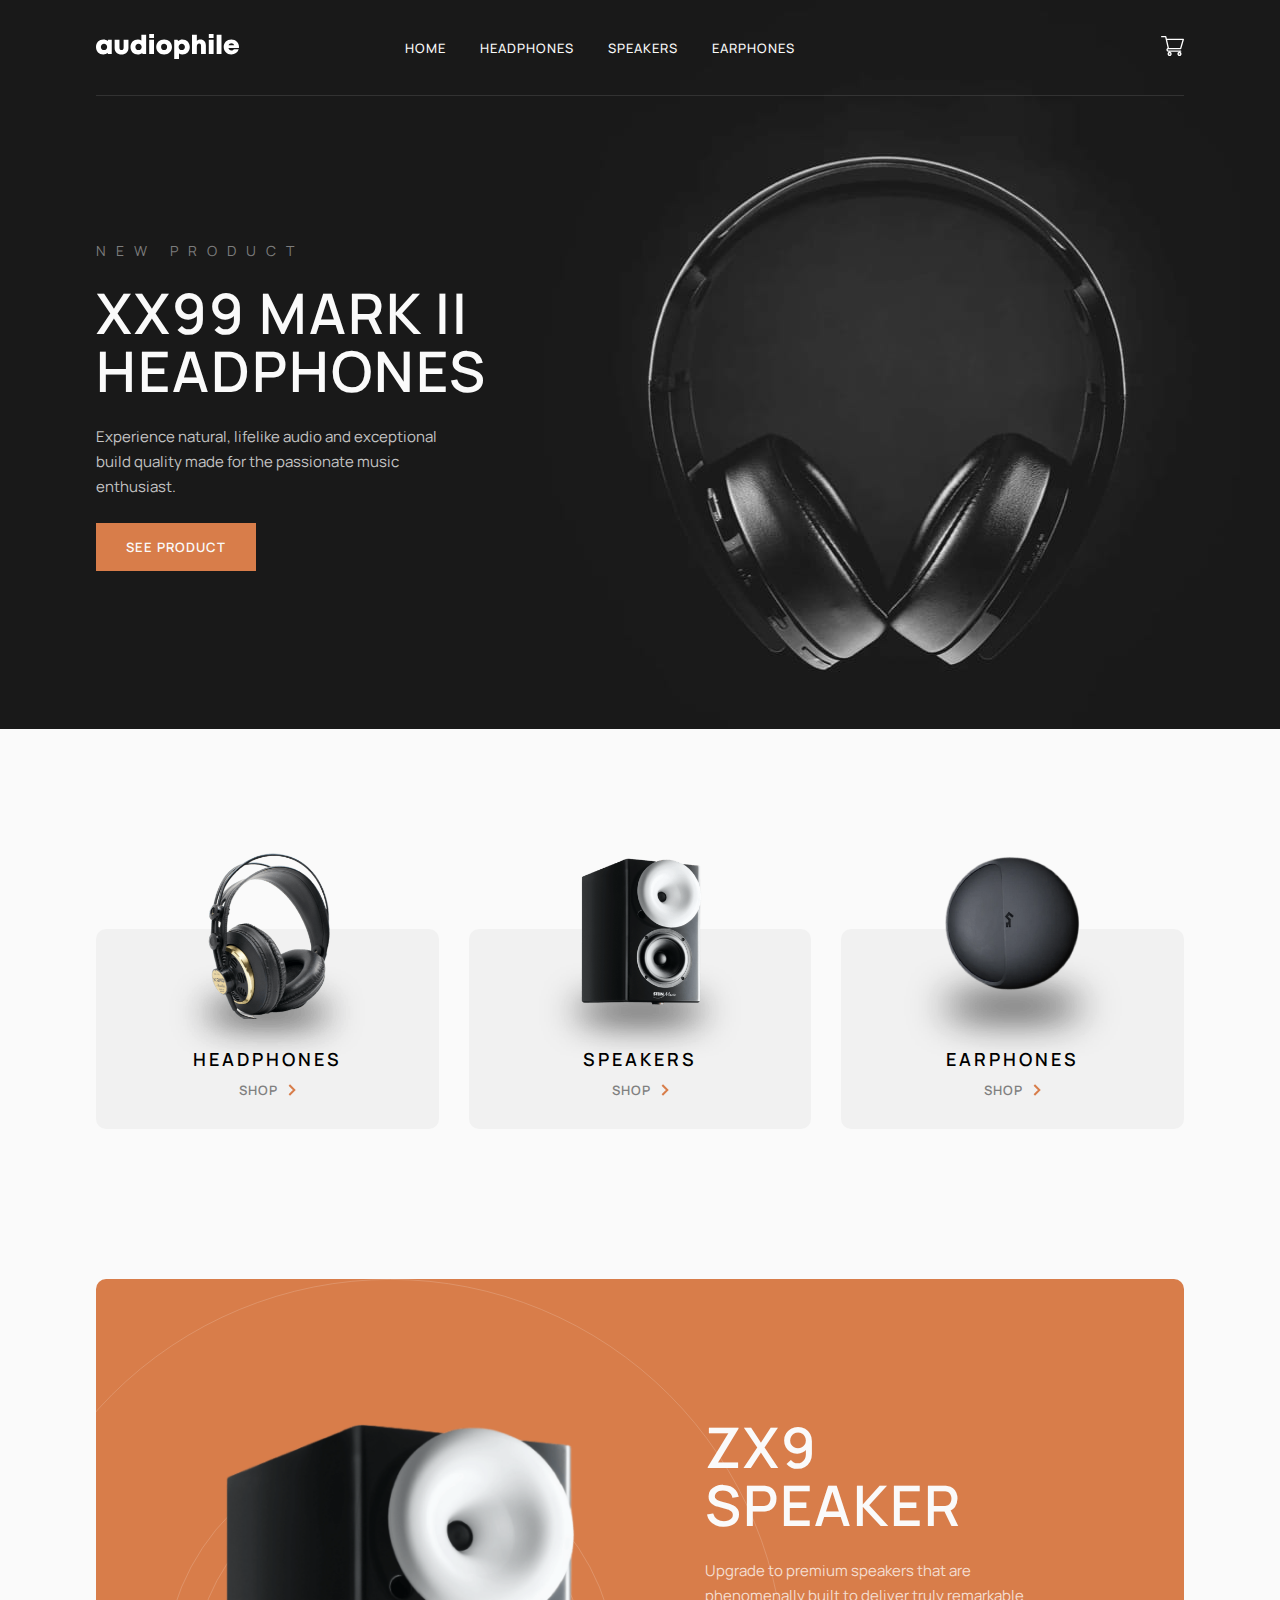
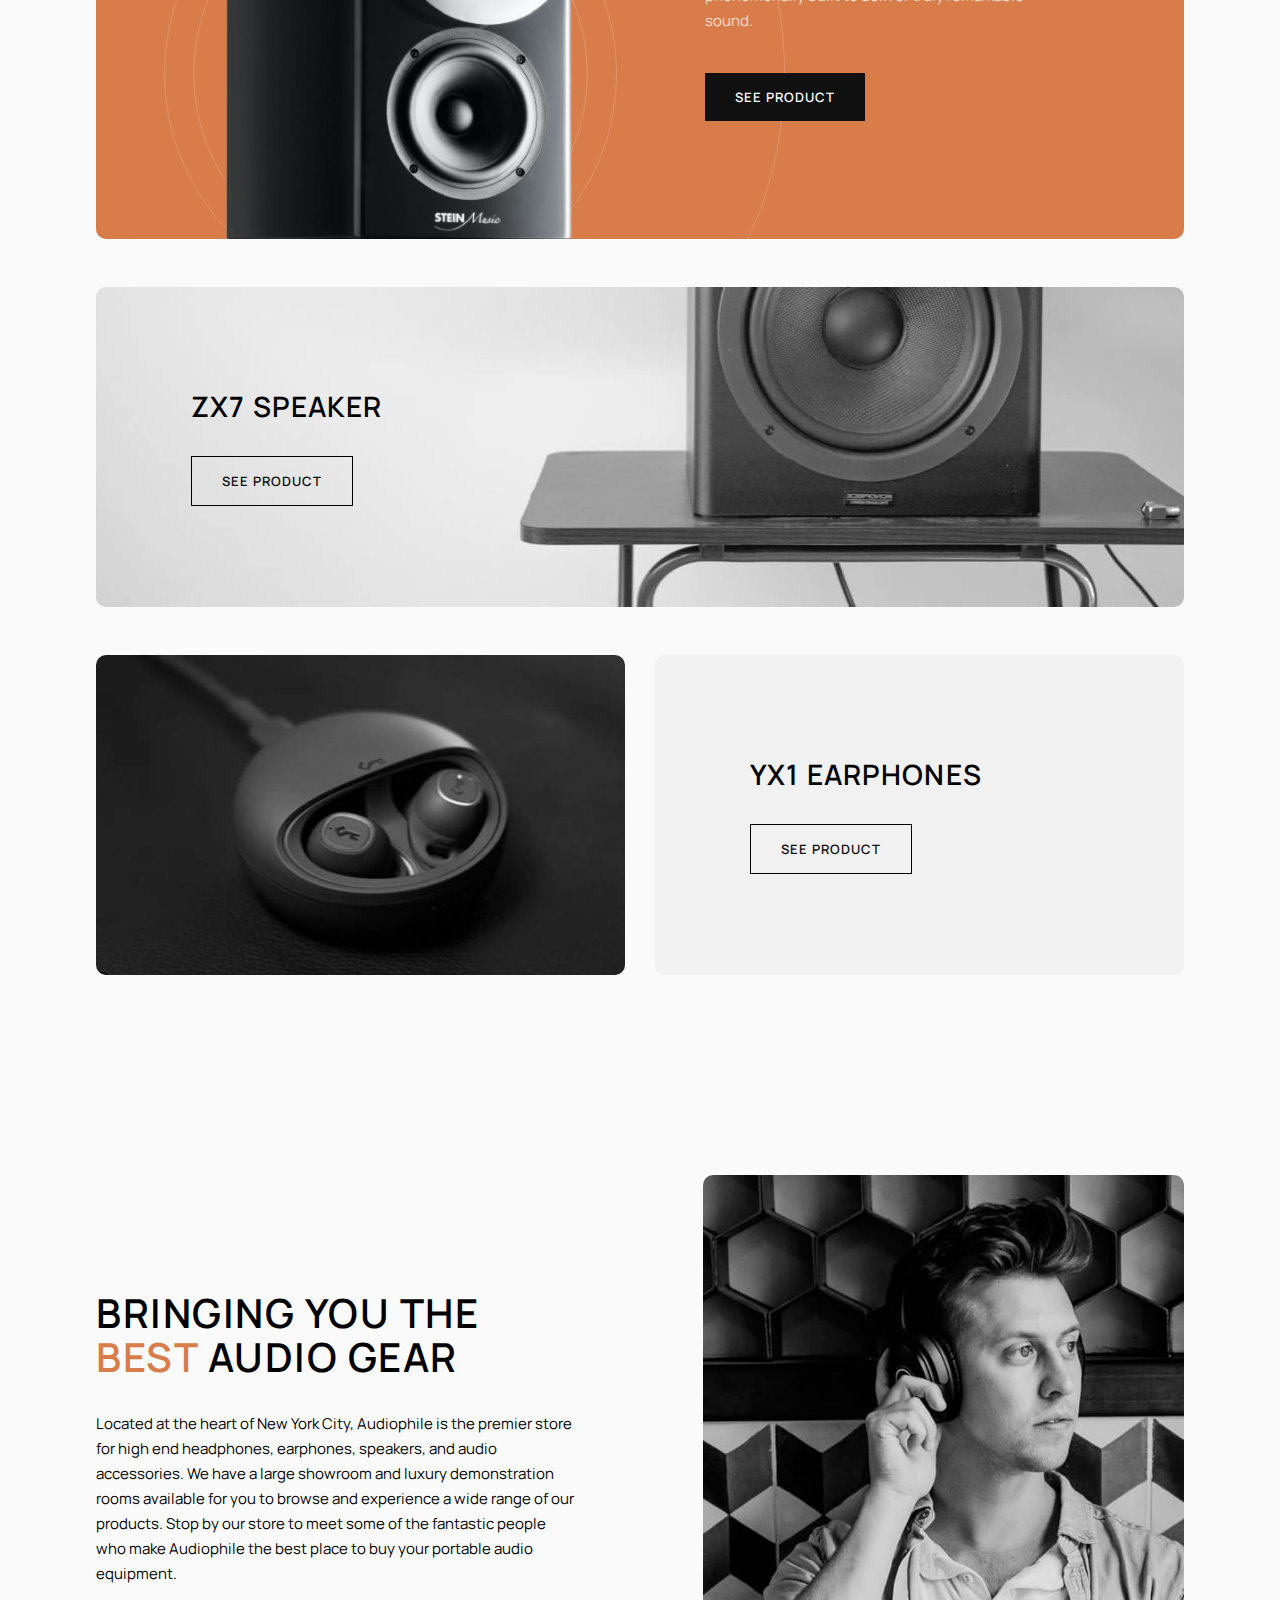
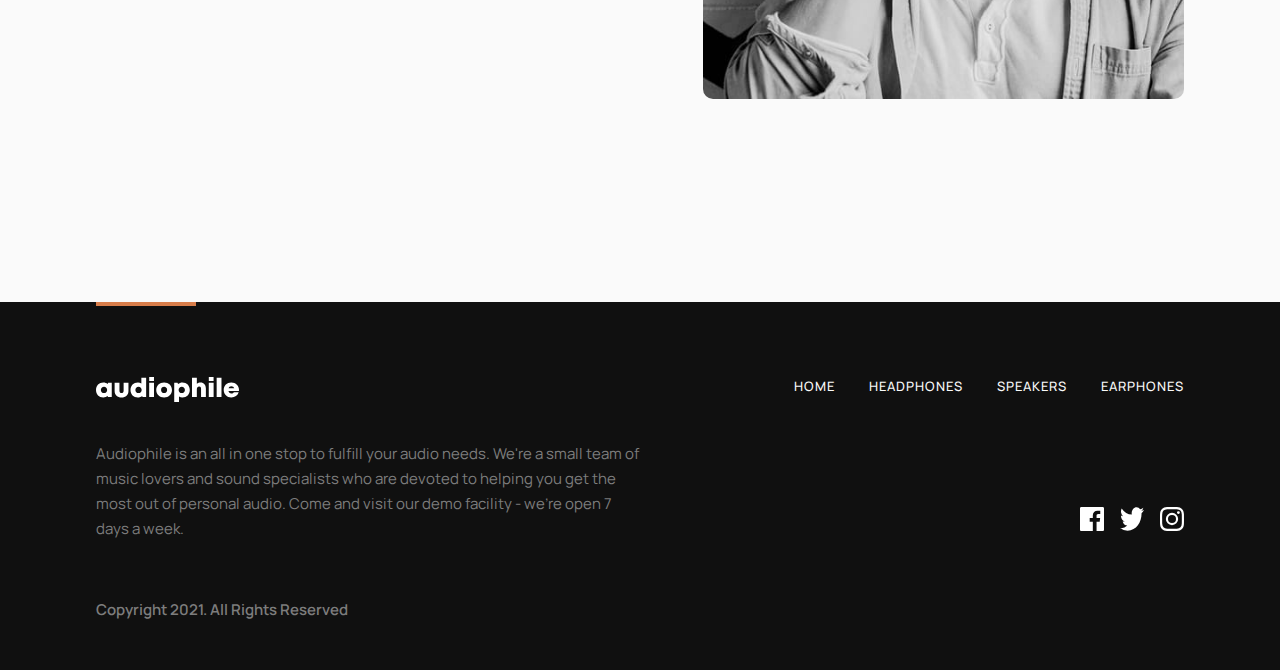
<file: index.html>
<!DOCTYPE html>
<html lang="en">
	<head>
		<meta charset="UTF-8" />
		<meta name="viewport" content="width=device-width, initial-scale=1.0" />

		<link
			rel="icon"
			type="image/png"
			sizes="32x32"
			href="./assets/favicon-32x32.png"
		/>
		<link rel="preconnect" href="https://fonts.googleapis.com" />
		<link rel="preconnect" href="https://fonts.gstatic.com" crossorigin />
		<link
			href="https://fonts.googleapis.com/css2?family=Manrope:wght@400;500;700&display=swap"
			rel="stylesheet"
		/>
		<link rel="stylesheet" href="css/main.css" />

		<title>Frontend Mentor | Audiophile e-commerce website</title>
	</head>
	<body>
		<section class="hero">
			<div class="container container__hero">
				<header class="header">
					<div class="logo-box">
						<img
							src="assets/shared/desktop/logo.svg"
							alt="logo"
							class="logo"
						/>
					</div>
					<nav class="nav">
						<ul class="nav__list margin-right--big">
							<li class="nav__item">
								<a href="index.html" class="nav__link">home</a>
							</li>
							<li class="nav__item">
								<a href="headphones.html" class="nav__link"
									>headphones</a
								>
							</li>
							<li class="nav__item">
								<a href="speakers.html" class="nav__link"
									>speakers</a
								>
							</li>
							<li class="nav__item">
								<a href="earphones.html" class="nav__link"
									>earphones</a
								>
							</li>
						</ul>
					</nav>
					<div class="cart-icon-box">
						<img
							src="assets/shared/desktop/icon-cart.svg"
							alt="cart-icon"
							class="cart-icon"
						/>
					</div>
				</header>
				<div class="hero__text-box">
					<p class="overline">new product</p>
					<h1 class="heading-1">XX99 Mark II Headphones</h1>
					<p class="paragraph color--white">
						Experience natural, lifelike audio and exceptional
						<br />build quality made for the passionate music
						<br />enthusiast.
					</p>
					<a
						href="product-xx99-mark-two-headphones.html"
						class="btn btn--1"
						>see product</a
					>
				</div>
			</div>
		</section>
		<section class="section-categories container">
			<div class="category-box">
				<img
					src="assets/shared/desktop/image-category-thumbnail-headphones.png"
					alt="headphones"
					class="category-img"
				/>
				<div class="category-text">
					<h6 class="heading-6">headphones</h6>
					<a href="headphones.html" class="btn btn--shop"
						>shop<img
							src="assets/shared/desktop/icon-arrow-right.svg"
							alt="btn-arrow"
					/></a>
				</div>
			</div>
			<div class="category-box">
				<img
					src="assets/shared/desktop/image-category-thumbnail-speakers.png"
					alt="speakers"
					class="category-img"
				/>
				<div class="category-text">
					<h6 class="heading-6">speakers</h6>
					<a href="speakers.html" class="btn btn--shop"
						>shop<img
							src="assets/shared/desktop/icon-arrow-right.svg"
							alt="btn-arrow"
					/></a>
				</div>
			</div>
			<div class="category-box">
				<img
					src="assets/shared/desktop/image-category-thumbnail-earphones.png"
					alt="earphones"
					class="category-img"
				/>
				<div class="category-text">
					<h6 class="heading-6">earphones</h6>
					<a href="earphones.html" class="btn btn--shop"
						>shop<img
							src="assets/shared/desktop/icon-arrow-right.svg"
							alt="btn-arrow"
					/></a>
				</div>
			</div>
		</section>
		<section class="home-products-section container">
			<div class="ZX9speaker-box">
				<img
					src="assets/home/desktop/pattern-circles.svg"
					alt="pattern-circles"
					class="circle-pattern"
				/>

				<div class="ZX9-speaker-product">
					<img
						src="assets/home/desktop/image-speaker-zx9.png"
						alt="ZX9-speaker"
						class="ZX9-speaker-img-home"
					/>

					<div class="ZX9-speaker-textbox">
						<h1 class="heading-1">ZX9 speaker</h1>
						<p class="paragraph color--white">
							Upgrade to premium speakers that are phenomenally
							built to deliver truly remarkable sound.
						</p>
						<a href="product-zx9-speaker.html" class="btn btn--3"
							>See product</a
						>
					</div>
				</div>
			</div>
			<div class="ZX7speaker-box">
				<div class="ZX7-speaker-textbox">
					<h4 class="heading-4">ZX7 speaker</h4>
					<a href="product-zx7-speaker.html" class="btn btn--2"
						>See product</a
					>
				</div>
			</div>
			<div class="YX1earphones-box">
				<div class="YX1earphones-image"></div>
				<div class="YX1earphones-textbox">
					<div class="heading-4">YX1 earphones</div>
					<a href="product-earphones.html" class="btn btn--2"
						>See product</a
					>
				</div>
			</div>
		</section>
		<section class="section-location container">
			<div class="location-textbox">
				<h2 class="heading-2">
					Bringing you the
					<span class="color-orange">best</span> audio gear
				</h2>
				<p class="paragraph">
					Located at the heart of New York City, Audiophile is the
					premier store for high end headphones, earphones, speakers,
					and audio accessories. We have a large showroom and luxury
					demonstration rooms available for you to browse and
					experience a wide range of our products. Stop by our store
					to meet some of the fantastic people who make Audiophile the
					best place to buy your portable audio equipment.
				</p>
			</div>
			<picture class="location-image">
				<source
					srcset="/assets/shared/tablet/image-best-gear.jpg"
					media="(max-width: 48em)"
				/>
				<img
					srcset="/assets/shared/desktop/image-best-gear.jpg"
					alt="image-best-gear"
				/>
			</picture>
		</section>
		<footer class="footer">
			<div class="logo-box">
				<img
					src="assets/shared/desktop/logo.svg"
					alt="logo"
					class="logo"
				/>
			</div>
			<nav class="footer-nav">
				<ul class="footer-nav__list">
					<li class="footer-nav__item">
						<a href="index.html" class="footer-nav__link">home</a>
					</li>
					<li class="footer-nav__item">
						<a href="headphones.html" class="footer-nav__link"
							>headphones</a
						>
					</li>
					<li class="footer-nav__item">
						<a href="speakers.html" class="footer-nav__link"
							>speakers</a
						>
					</li>
					<li class="footer-nav__item">
						<a href="earphones.html" class="footer-nav__link"
							>earphones</a
						>
					</li>
				</ul>
			</nav>
			<p class="about paragraph color--grey">
				Audiophile is an all in one stop to fulfill your audio needs.
				We're a small team of music lovers and sound specialists who are
				devoted to helping you get the most out of personal audio. Come
				and visit our demo facility - we’re open 7 days a week.
			</p>
			<p class="copyright paragraph color--grey bold">
				Copyright 2021. All Rights Reserved
			</p>
			<div class="media-box">
				<img
					src="assets/shared/desktop/icon-facebook.svg"
					alt="facebook-icon"
				/><img
					src="assets/shared/desktop/icon-twitter.svg"
					alt="twitter-icon"
				/><img
					src="assets/shared/desktop/icon-instagram.svg"
					alt="instagram-icon"
				/>
			</div>
		</footer>
	</body>
</html>
</file>
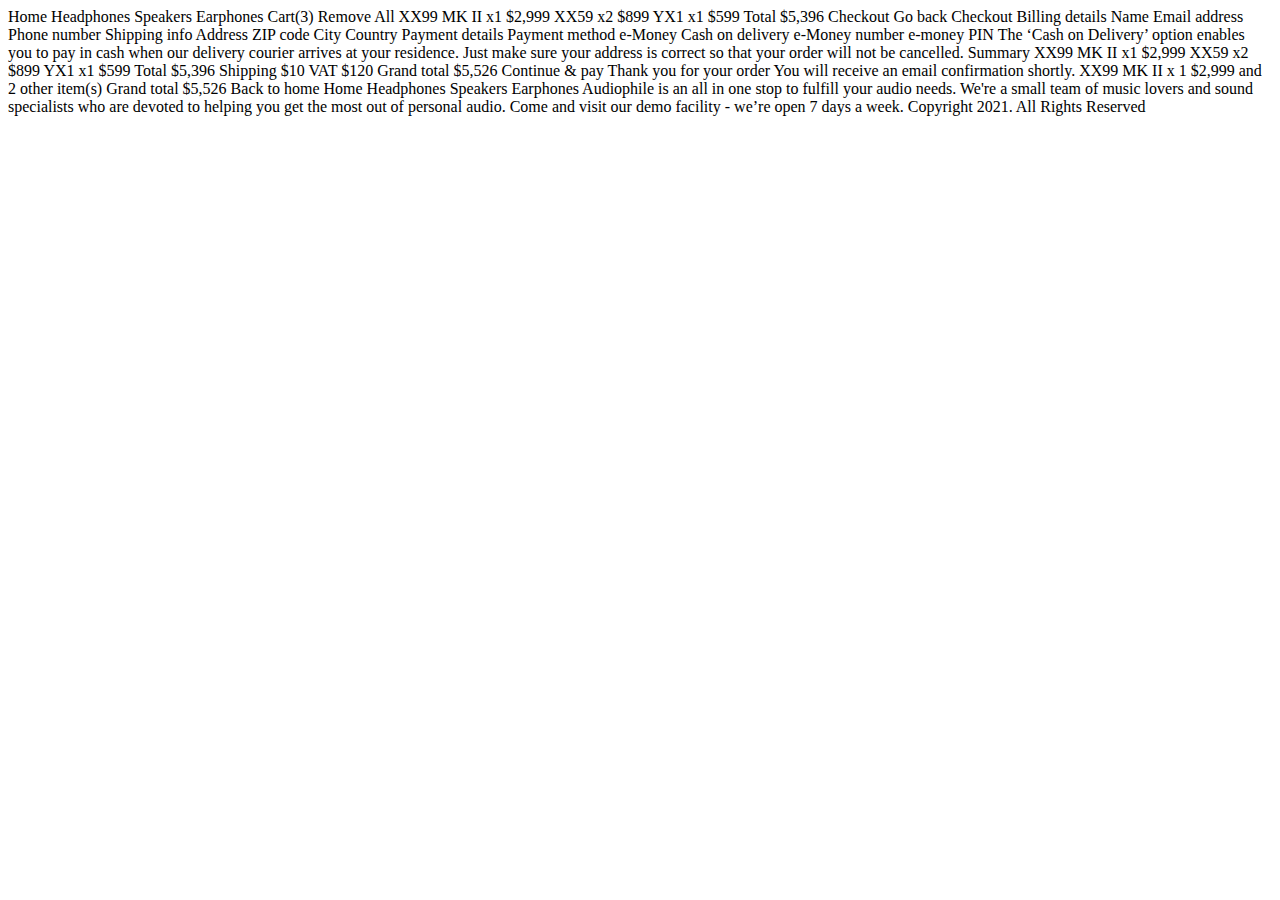
<file: checkout.html>
<!DOCTYPE html>
<html lang="en">

<head>
  <meta charset="UTF-8">
  <meta name="viewport" content="width=device-width, initial-scale=1.0">

  <link rel="icon" type="image/png" sizes="32x32" href="./assets/favicon-32x32.png">

  <title>Frontend Mentor | Audiophile e-commerce website</title>
</head>

<body>
  Home
  Headphones
  Speakers
  Earphones

  
  <!-- Cart Modal -->
  Cart(3)
  Remove All

  XX99 MK II x1
  $2,999
  
  XX59 x2
  $899
  
  YX1 x1
  $599
  
  Total $5,396

  Checkout
  <!-- Cart modal end -->

  
  Go back

  Checkout

  Billing details
  Name
  Email address
  Phone number

  Shipping info
  Address
  ZIP code
  City
  Country

  Payment details
  Payment method
  e-Money
  Cash on delivery
  e-Money number
  e-money PIN

  The ‘Cash on Delivery’ option enables you to pay in cash when our delivery courier arrives 
  at your residence. Just make sure your address is correct so that your order will not be cancelled.

  Summary
  XX99 MK II x1
  $2,999

  XX59 x2
  $899

  YX1 x1
  $599

  Total $5,396
  Shipping $10
  VAT $120

  Grand total $5,526

  Continue & pay


  <!-- Success Modal -->
  Thank you for your order
  You will receive an email confirmation shortly.

  XX99 MK II x 1
  $2,999
  and 2 other item(s)

  Grand total
  $5,526

  Back to home
  <!-- End success modal -->


  Home
  Headphones
  Speakers
  Earphones

  Audiophile is an all in one stop to fulfill your audio needs. We're a small team of music lovers
  and sound specialists who are devoted to helping you get the most out of personal audio. Come and
  visit our demo facility - we’re open 7 days a week.

  Copyright 2021. All Rights Reserved
</body>

</html>
</file>
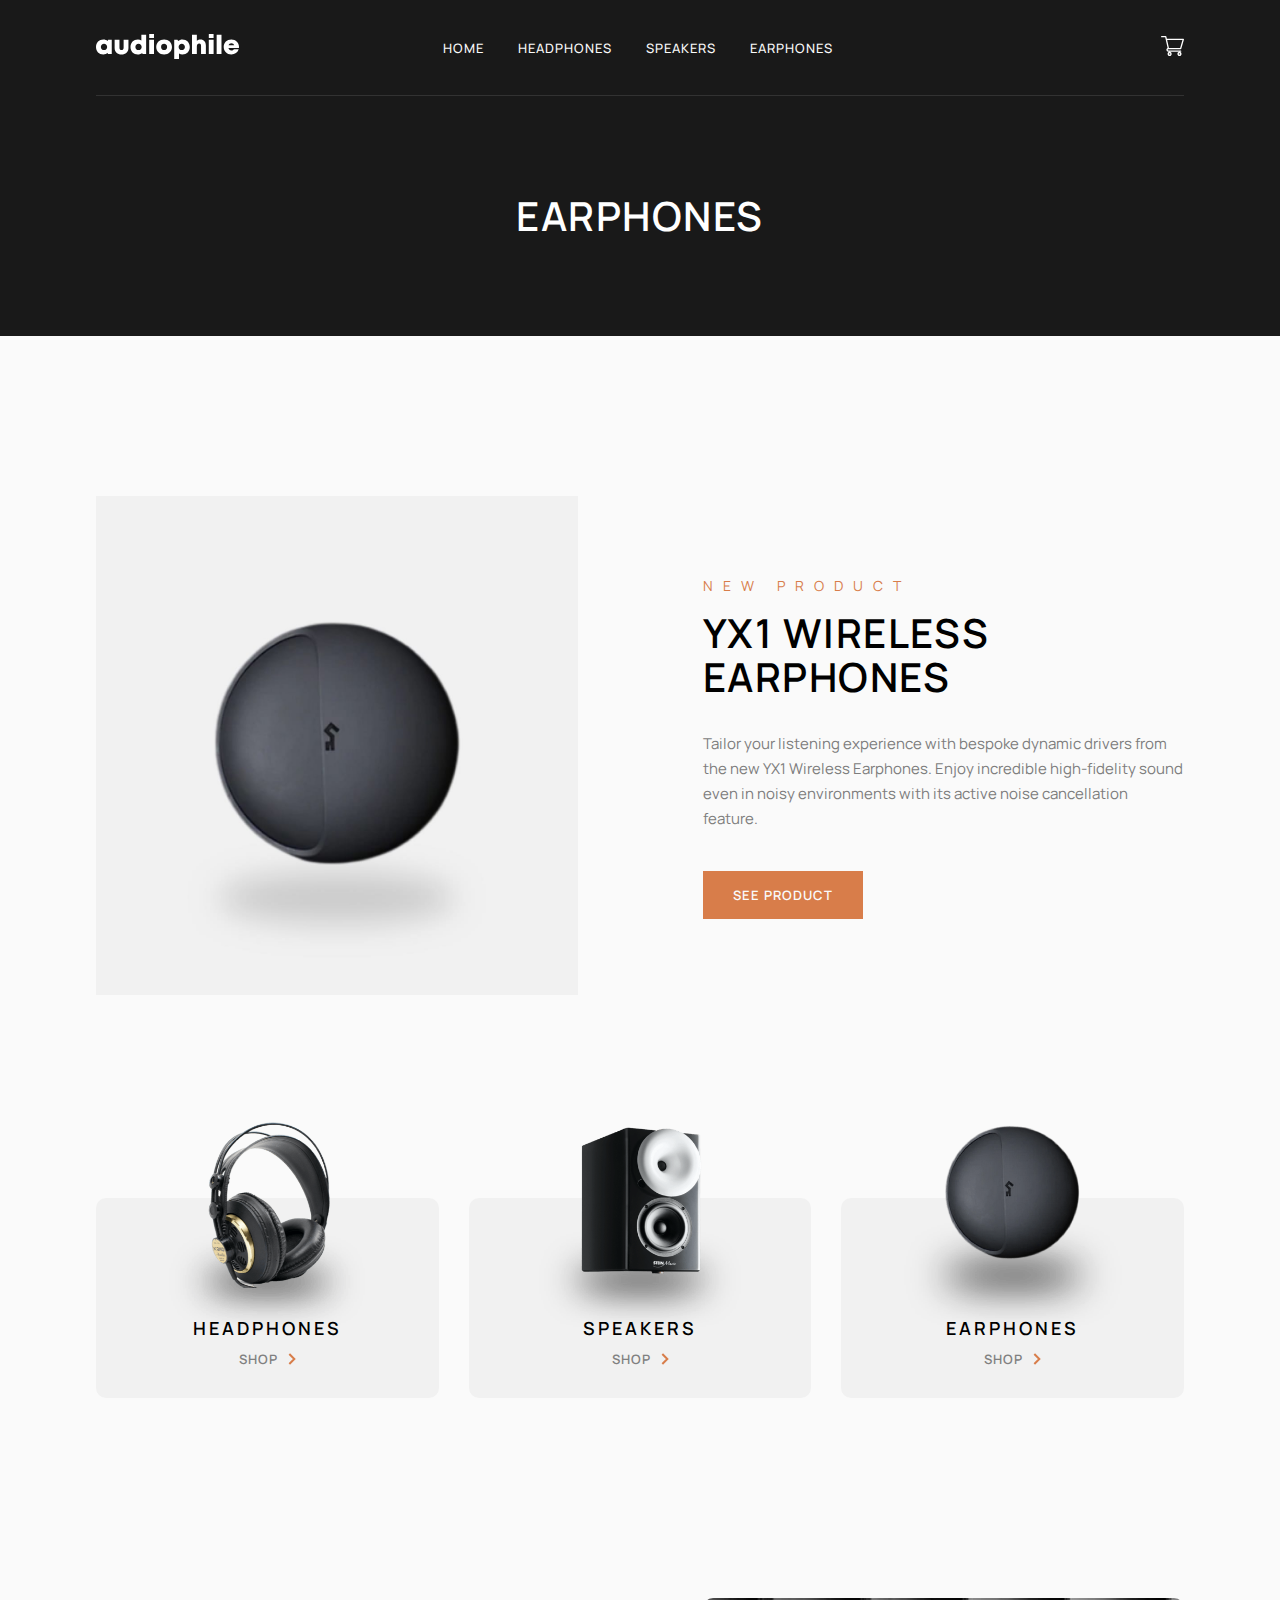
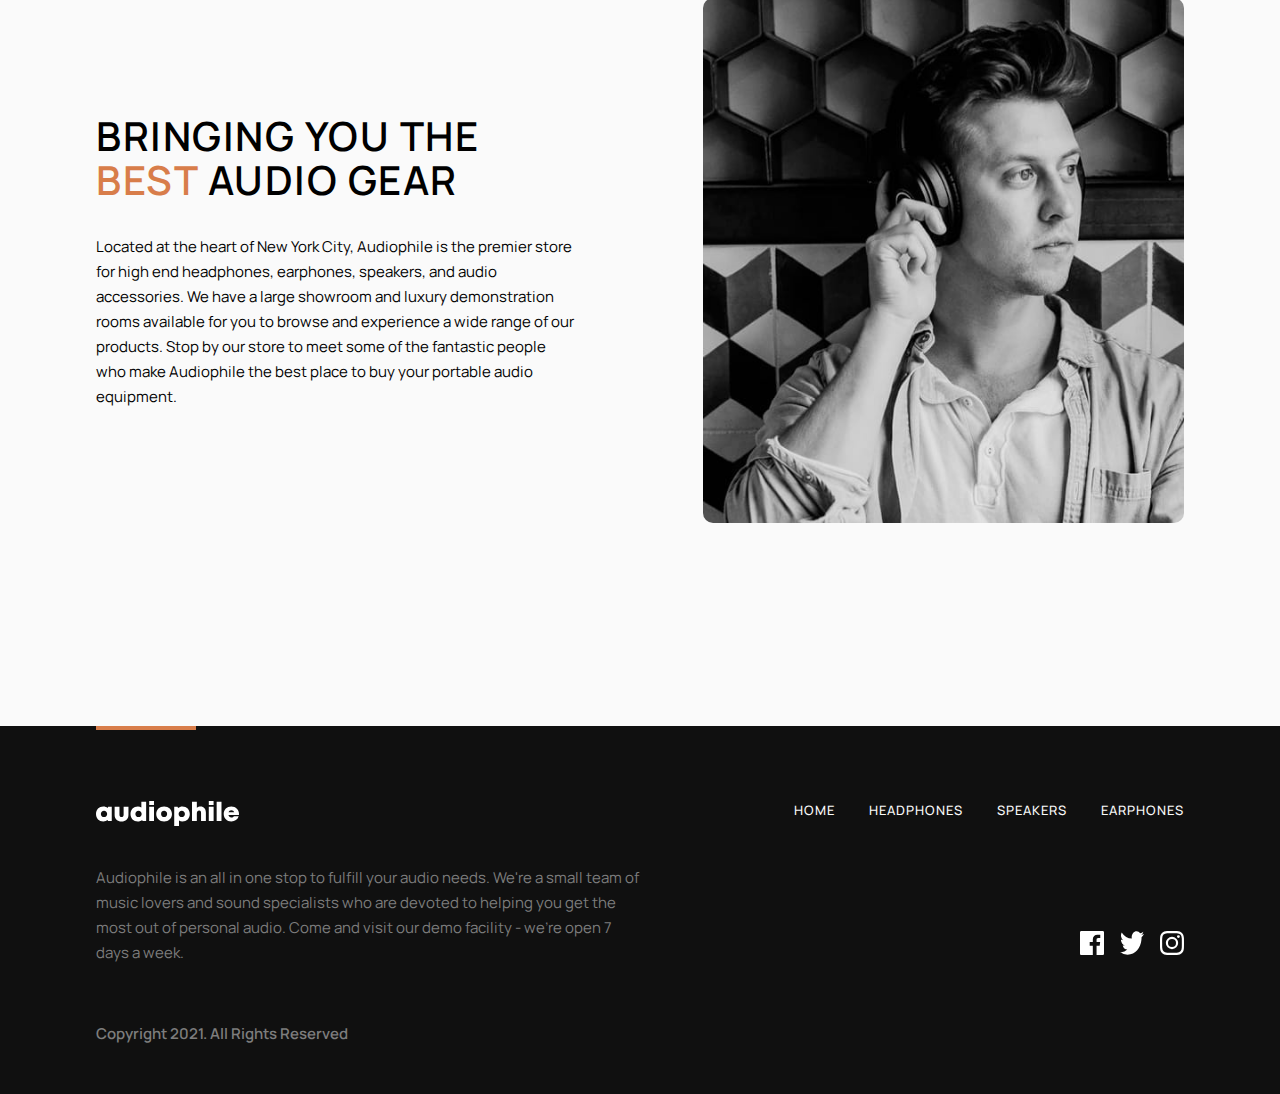
<file: earphones.html>
<!DOCTYPE html>
<html lang="en">
	<head>
		<meta charset="UTF-8" />
		<meta name="viewport" content="width=device-width, initial-scale=1.0" />

		<link
			rel="icon"
			type="image/png"
			sizes="32x32"
			href="./assets/favicon-32x32.png"
		/>
		<link rel="preconnect" href="https://fonts.googleapis.com" />
		<link rel="preconnect" href="https://fonts.gstatic.com" crossorigin />
		<link
			href="https://fonts.googleapis.com/css2?family=Manrope:wght@400;500;700&display=swap"
			rel="stylesheet"
		/>
		<link rel="stylesheet" href="css/main.css" />

		<title>Frontend Mentor | Audiophile e-commerce website</title>
	</head>

	<body>
		<section class="section-category">
			<div class="container">
				<header class="header">
					<div class="logo-box">
						<img
							src="assets/shared/desktop/logo.svg"
							alt="logo"
							class="logo"
						/>
					</div>
					<nav class="nav">
						<ul class="nav__list margin-right--medium">
							<li class="nav__item">
								<a href="index.html" class="nav__link">home</a>
							</li>
							<li class="nav__item">
								<a href="headphones.html" class="nav__link"
									>headphones</a
								>
							</li>
							<li class="nav__item">
								<a href="speakers.html" class="nav__link"
									>speakers</a
								>
							</li>
							<li class="nav__item">
								<a href="earphones.html" class="nav__link"
									>earphones</a
								>
							</li>
						</ul>
					</nav>
					<div class="cart-icon-box">
						<img
							src="assets/shared/desktop/icon-cart.svg"
							alt="cart-icon"
							class="cart-icon"
						/>
					</div>
				</header>
				<h2 class="heading-2">earphones</h2>
			</div>
		</section>
		<section class="category-grid container">
			<picture class="image-box">
				<source
					srcset="
						/assets/product-yx1-earphones/tablet/image-product.jpg
					"
					media="(max-width: 48em)"
				/>
				<img
					srcset="
						/assets/product-yx1-earphones/desktop/image-product.jpg
					"
					alt="earphones-img"
				/>
			</picture>
			<div class="product-info yx1-info">
				<p class="overline color-orange">New product</p>
				<h2 class="heading-2">YX1 wireless earphones</h2>
				<p class="paragraph color--grey">
					Tailor your listening experience with bespoke dynamic
					drivers from the new YX1 Wireless Earphones. Enjoy
					incredible high-fidelity sound even in noisy environments
					with its active noise cancellation feature.
				</p>
				<a href="product-earphones.html" class="btn btn--1"
					>see product</a
				>
			</div>
		</section>
		<section class="section-categories container">
			<div class="category-box">
				<img
					src="assets/shared/desktop/image-category-thumbnail-headphones.png"
					alt="headphones"
					class="category-img"
				/>
				<div class="category-text">
					<h6 class="heading-6">headphones</h6>
					<a href="headphones.html" class="btn btn--shop"
						>shop<img
							src="assets/shared/desktop/icon-arrow-right.svg"
							alt="btn-arrow"
					/></a>
				</div>
			</div>
			<div class="category-box">
				<img
					src="assets/shared/desktop/image-category-thumbnail-speakers.png"
					alt="speakers"
					class="category-img"
				/>
				<div class="category-text">
					<h6 class="heading-6">speakers</h6>
					<a href="speakers.html" class="btn btn--shop"
						>shop<img
							src="assets/shared/desktop/icon-arrow-right.svg"
							alt="btn-arrow"
					/></a>
				</div>
			</div>
			<div class="category-box">
				<img
					src="assets/shared/desktop/image-category-thumbnail-earphones.png"
					alt="earphones"
					class="category-img"
				/>
				<div class="category-text">
					<h6 class="heading-6">earphones</h6>
					<a href="earphones.html" class="btn btn--shop"
						>shop<img
							src="assets/shared/desktop/icon-arrow-right.svg"
							alt="btn-arrow"
					/></a>
				</div>
			</div>
		</section>
		<section class="section-location container">
			<div class="location-textbox">
				<h2 class="heading-2">
					Bringing you the
					<span class="color-orange">best</span> audio gear
				</h2>
				<p class="paragraph">
					Located at the heart of New York City, Audiophile is the
					premier store for high end headphones, earphones, speakers,
					and audio accessories. We have a large showroom and luxury
					demonstration rooms available for you to browse and
					experience a wide range of our products. Stop by our store
					to meet some of the fantastic people who make Audiophile the
					best place to buy your portable audio equipment.
				</p>
			</div>
			<picture class="location-image">
				<source
					srcset="/assets/shared/tablet/image-best-gear.jpg"
					media="(max-width: 48em)"
				/>
				<img
					srcset="/assets/shared/desktop/image-best-gear.jpg"
					alt="image-best-gear"
				/>
			</picture>
		</section>
		<footer class="footer">
			<div class="logo-box">
				<img
					src="assets/shared/desktop/logo.svg"
					alt="logo"
					class="logo"
				/>
			</div>
			<nav class="footer-nav">
				<ul class="footer-nav__list">
					<li class="footer-nav__item">
						<a href="index.html" class="footer-nav__link">home</a>
					</li>
					<li class="footer-nav__item">
						<a href="headphones.html" class="footer-nav__link"
							>headphones</a
						>
					</li>
					<li class="footer-nav__item">
						<a href="speakers.html" class="footer-nav__link"
							>speakers</a
						>
					</li>
					<li class="footer-nav__item">
						<a href="earphones.html" class="footer-nav__link"
							>earphones</a
						>
					</li>
				</ul>
			</nav>
			<p class="about paragraph color--grey">
				Audiophile is an all in one stop to fulfill your audio needs.
				We're a small team of music lovers and sound specialists who are
				devoted to helping you get the most out of personal audio. Come
				and visit our demo facility - we’re open 7 days a week.
			</p>
			<p class="copyright paragraph color--grey bold">
				Copyright 2021. All Rights Reserved
			</p>
			<div class="media-box">
				<img
					src="assets/shared/desktop/icon-facebook.svg"
					alt="facebook-icon"
				/><img
					src="assets/shared/desktop/icon-twitter.svg"
					alt="twitter-icon"
				/><img
					src="assets/shared/desktop/icon-instagram.svg"
					alt="instagram-icon"
				/>
			</div>
		</footer>
	</body>
</html>
</file>
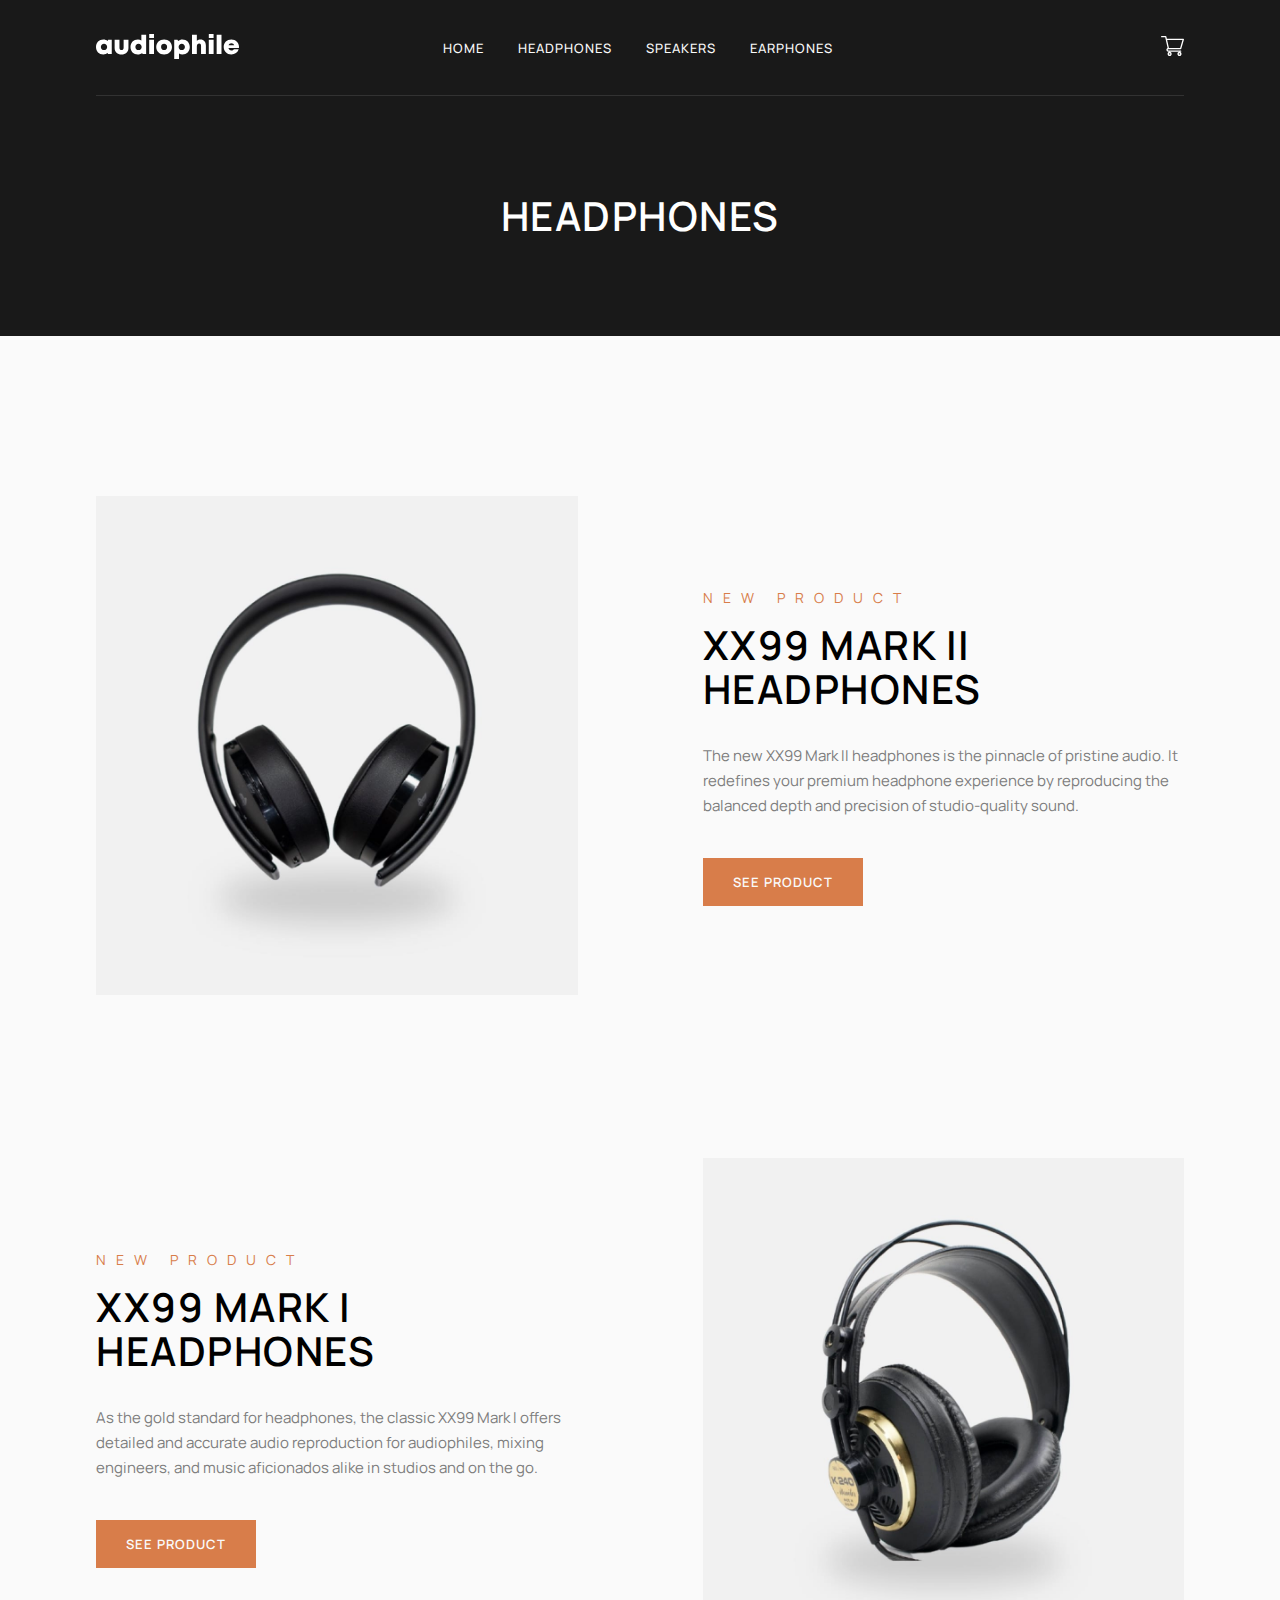
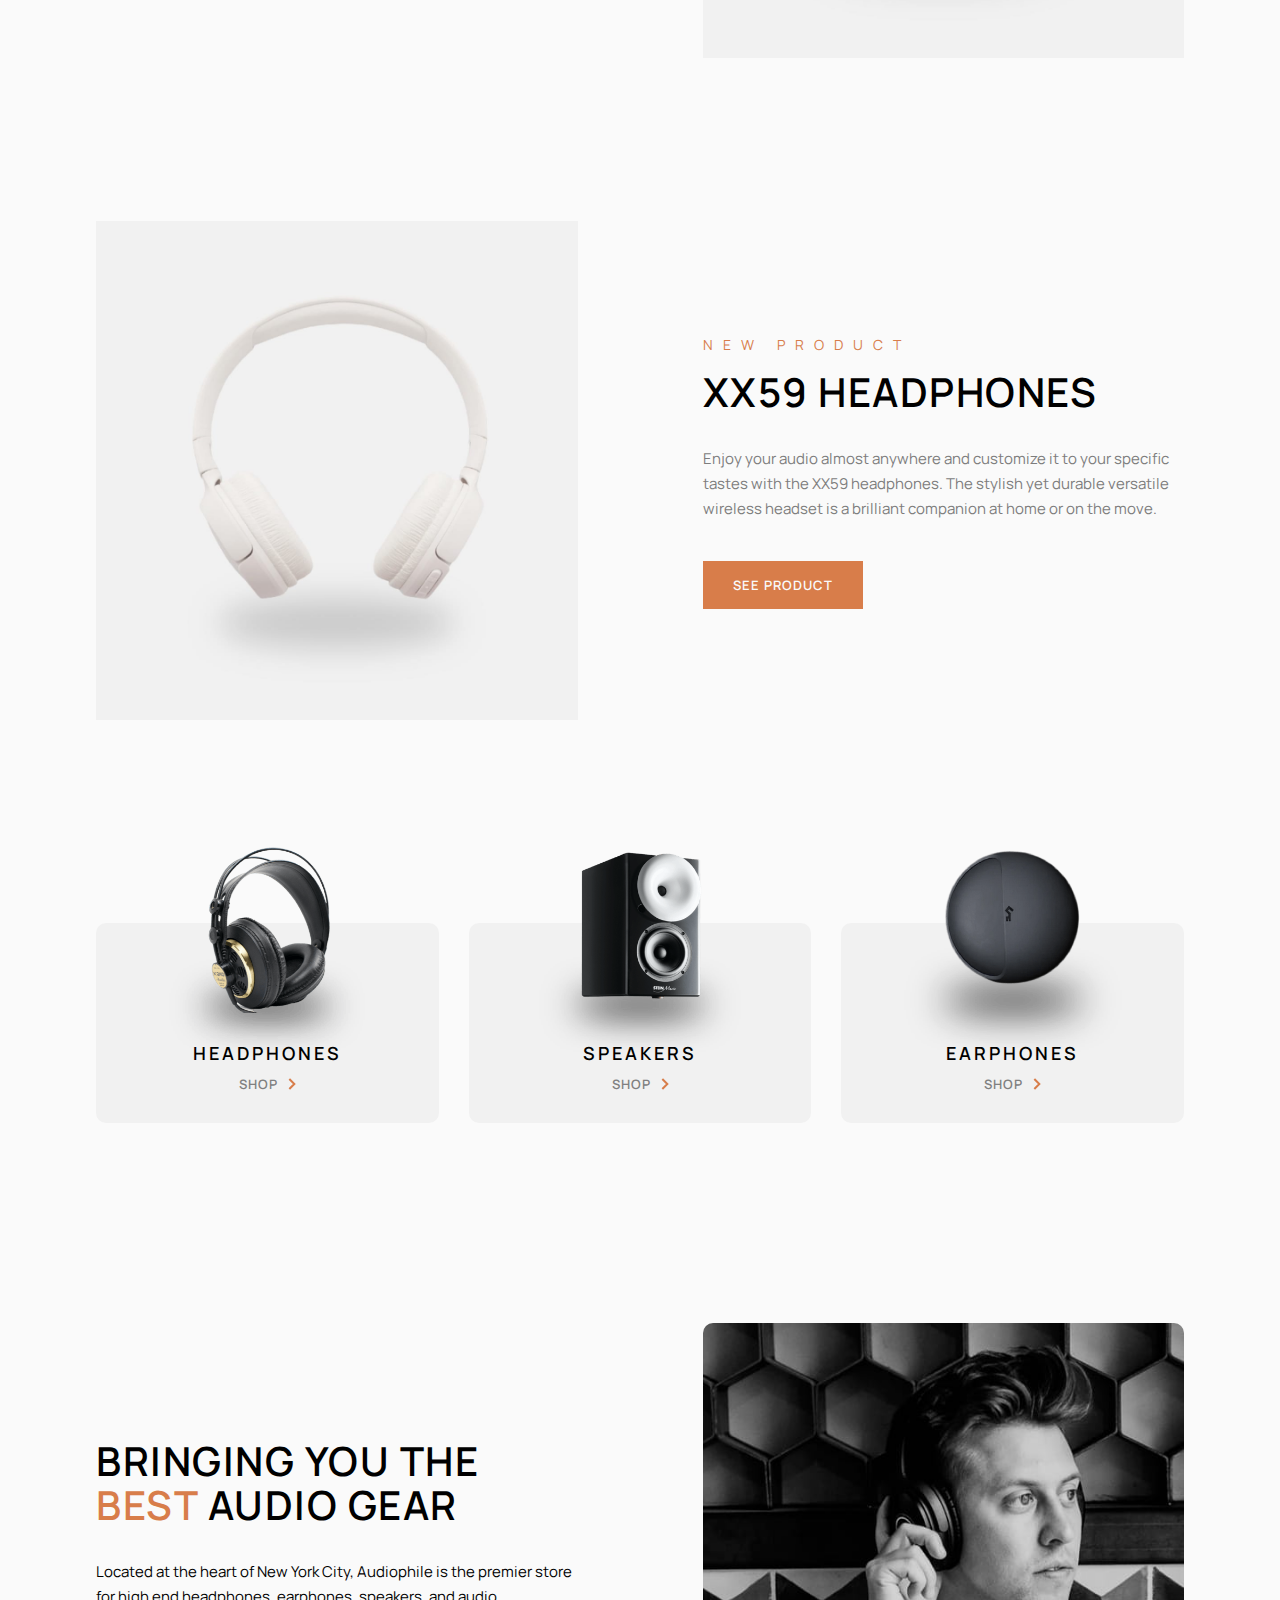
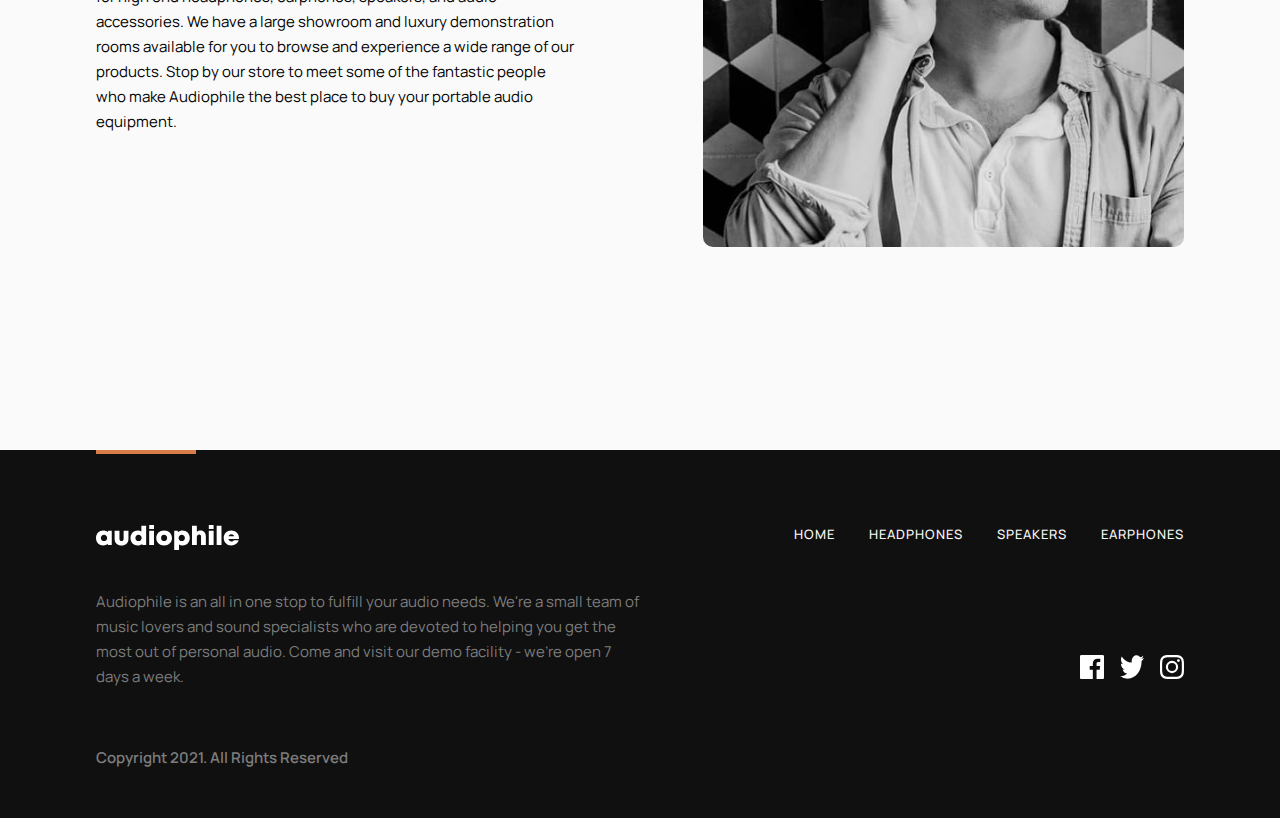
<file: headphones.html>
<!DOCTYPE html>
<html lang="en">
	<head>
		<meta charset="UTF-8" />
		<meta name="viewport" content="width=device-width, initial-scale=1.0" />

		<link
			rel="icon"
			type="image/png"
			sizes="32x32"
			href="./assets/favicon-32x32.png"
		/>
		<link rel="preconnect" href="https://fonts.googleapis.com" />
		<link rel="preconnect" href="https://fonts.gstatic.com" crossorigin />
		<link
			href="https://fonts.googleapis.com/css2?family=Manrope:wght@400;500;700&display=swap"
			rel="stylesheet"
		/>
		<link rel="stylesheet" href="css/main.css" />

		<title>Frontend Mentor | Audiophile e-commerce website</title>
	</head>

	<body>
		<section class="section-category">
			<div class="container">
				<header class="header">
					<div class="logo-box">
						<img
							src="assets/shared/desktop/logo.svg"
							alt="logo"
							class="logo"
						/>
					</div>
					<nav class="nav">
						<ul class="nav__list margin-right--medium">
							<li class="nav__item">
								<a href="index.html" class="nav__link">home</a>
							</li>
							<li class="nav__item">
								<a href="headphones.html" class="nav__link"
									>headphones</a
								>
							</li>
							<li class="nav__item">
								<a href="speakers.html" class="nav__link"
									>speakers</a
								>
							</li>
							<li class="nav__item">
								<a href="earphones.html" class="nav__link"
									>earphones</a
								>
							</li>
						</ul>
					</nav>
					<div class="cart-icon-box">
						<img
							src="assets/shared/desktop/icon-cart.svg"
							alt="cart-icon"
							class="cart-icon"
						/>
					</div>
				</header>
				<h2 class="heading-2">Headphones</h2>
			</div>
		</section>
		<section class="category-grid container">
			<picture class="image-box">
				<source
					srcset="
						./assets/product-xx99-mark-two-headphones/tablet/image-product.jpg
					"
					media="(max-width: 48em)"
				/>
				<img
					srcset="
						./assets/product-xx99-mark-two-headphones/desktop/image-product.jpg
					"
					alt="xx99-headphones"
				/>
			</picture>
			<div class="product-info">
				<p class="overline color-orange">New product</p>
				<h2 class="heading-2">XX99 Mark II Headphones</h2>
				<p class="paragraph color--grey">
					The new XX99 Mark II headphones is the pinnacle of pristine
					audio. It redefines your premium headphone experience by
					reproducing the balanced depth and precision of
					studio-quality sound.
				</p>
				<a
					href="product-xx99-mark-two-headphones.html"
					class="btn btn--1"
					>see product</a
				>
			</div>
			<div class="product-info">
				<p class="overline color-orange">New product</p>
				<h2 class="heading-2">XX99 Mark I Headphones</h2>
				<p class="paragraph color--grey">
					As the gold standard for headphones, the classic XX99 Mark I
					offers detailed and accurate audio reproduction for
					audiophiles, mixing engineers, and music aficionados alike
					in studios and on the go.
				</p>
				<a
					href="product-xx99-mark-one-headphones.html"
					class="btn btn--1"
					>see product</a
				>
			</div>
			<picture class="image-box">
				<source
					srcset="
						./assets/product-xx99-mark-one-headphones/tablet/image-product.jpg
					"
					media="(max-width: 48em)"
				/>
				<img
					srcset="
						./assets/product-xx99-mark-one-headphones/desktop/image-product.jpg
					"
					alt="xx99-headphones"
				/>
			</picture>

			<picture class="image-box">
				<source
					srcset="
						./assets/product-xx59-headphones/tablet/image-product.jpg
					"
					media="(max-width: 48em)"
				/>
				<img
					srcset="
						./assets/product-xx59-headphones/desktop/image-product.jpg
					"
					alt="xx59"
				/>
			</picture>
			<div class="product-info">
				<p class="overline color-orange">New product</p>
				<h2 class="heading-2">XX59 Headphones</h2>
				<p class="paragraph color--grey">
					Enjoy your audio almost anywhere and customize it to your
					specific tastes with the XX59 headphones. The stylish yet
					durable versatile wireless headset is a brilliant companion
					at home or on the move.
				</p>
				<a href="product-xx59-headphones.html" class="btn btn--1"
					>see product</a
				>
			</div>
		</section>
		<section class="section-categories container">
			<div class="category-box">
				<img
					src="assets/shared/desktop/image-category-thumbnail-headphones.png"
					alt="headphones"
					class="category-img"
				/>
				<div class="category-text">
					<h6 class="heading-6">headphones</h6>
					<a href="headphones.html" class="btn btn--shop"
						>shop<img
							src="assets/shared/desktop/icon-arrow-right.svg"
							alt="btn-arrow"
					/></a>
				</div>
			</div>
			<div class="category-box">
				<img
					src="assets/shared/desktop/image-category-thumbnail-speakers.png"
					alt="speakers"
					class="category-img"
				/>
				<div class="category-text">
					<h6 class="heading-6">speakers</h6>
					<a href="speakers.html" class="btn btn--shop"
						>shop<img
							src="assets/shared/desktop/icon-arrow-right.svg"
							alt="btn-arrow"
					/></a>
				</div>
			</div>
			<div class="category-box">
				<img
					src="assets/shared/desktop/image-category-thumbnail-earphones.png"
					alt="earphones"
					class="category-img"
				/>
				<div class="category-text">
					<h6 class="heading-6">earphones</h6>
					<a href="earphones.html" class="btn btn--shop"
						>shop<img
							src="assets/shared/desktop/icon-arrow-right.svg"
							alt="btn-arrow"
					/></a>
				</div>
			</div>
		</section>

		<section class="section-location container">
			<div class="location-textbox">
				<h2 class="heading-2">
					Bringing you the
					<span class="color-orange">best</span> audio gear
				</h2>
				<p class="paragraph">
					Located at the heart of New York City, Audiophile is the
					premier store for high end headphones, earphones, speakers,
					and audio accessories. We have a large showroom and luxury
					demonstration rooms available for you to browse and
					experience a wide range of our products. Stop by our store
					to meet some of the fantastic people who make Audiophile the
					best place to buy your portable audio equipment.
				</p>
			</div>
			<picture class="location-image">
				<source
					srcset="./assets/shared/tablet/image-best-gear.jpg"
					media="(max-width: 48em)"
				/>
				<img
					srcset="./assets/shared/desktop/image-best-gear.jpg"
					alt="image-best-gear"
				/>
			</picture>
		</section>
		<footer class="footer">
			<div class="logo-box">
				<img
					src="assets/shared/desktop/logo.svg"
					alt="logo"
					class="logo"
				/>
			</div>
			<nav class="footer-nav">
				<ul class="footer-nav__list">
					<li class="footer-nav__item">
						<a href="index.html" class="footer-nav__link">home</a>
					</li>
					<li class="footer-nav__item">
						<a href="headphones.html" class="footer-nav__link"
							>headphones</a
						>
					</li>
					<li class="footer-nav__item">
						<a href="speakers.html" class="footer-nav__link"
							>speakers</a
						>
					</li>
					<li class="footer-nav__item">
						<a href="earphones.html" class="footer-nav__link"
							>earphones</a
						>
					</li>
				</ul>
			</nav>
			<p class="about paragraph color--grey">
				Audiophile is an all in one stop to fulfill your audio needs.
				We're a small team of music lovers and sound specialists who are
				devoted to helping you get the most out of personal audio. Come
				and visit our demo facility - we’re open 7 days a week.
			</p>
			<p class="copyright paragraph color--grey bold">
				Copyright 2021. All Rights Reserved
			</p>
			<div class="media-box">
				<img
					src="assets/shared/desktop/icon-facebook.svg"
					alt="facebook-icon"
				/><img
					src="assets/shared/desktop/icon-twitter.svg"
					alt="twitter-icon"
				/><img
					src="assets/shared/desktop/icon-instagram.svg"
					alt="instagram-icon"
				/>
			</div>
		</footer>
	</body>
</html>
</file>
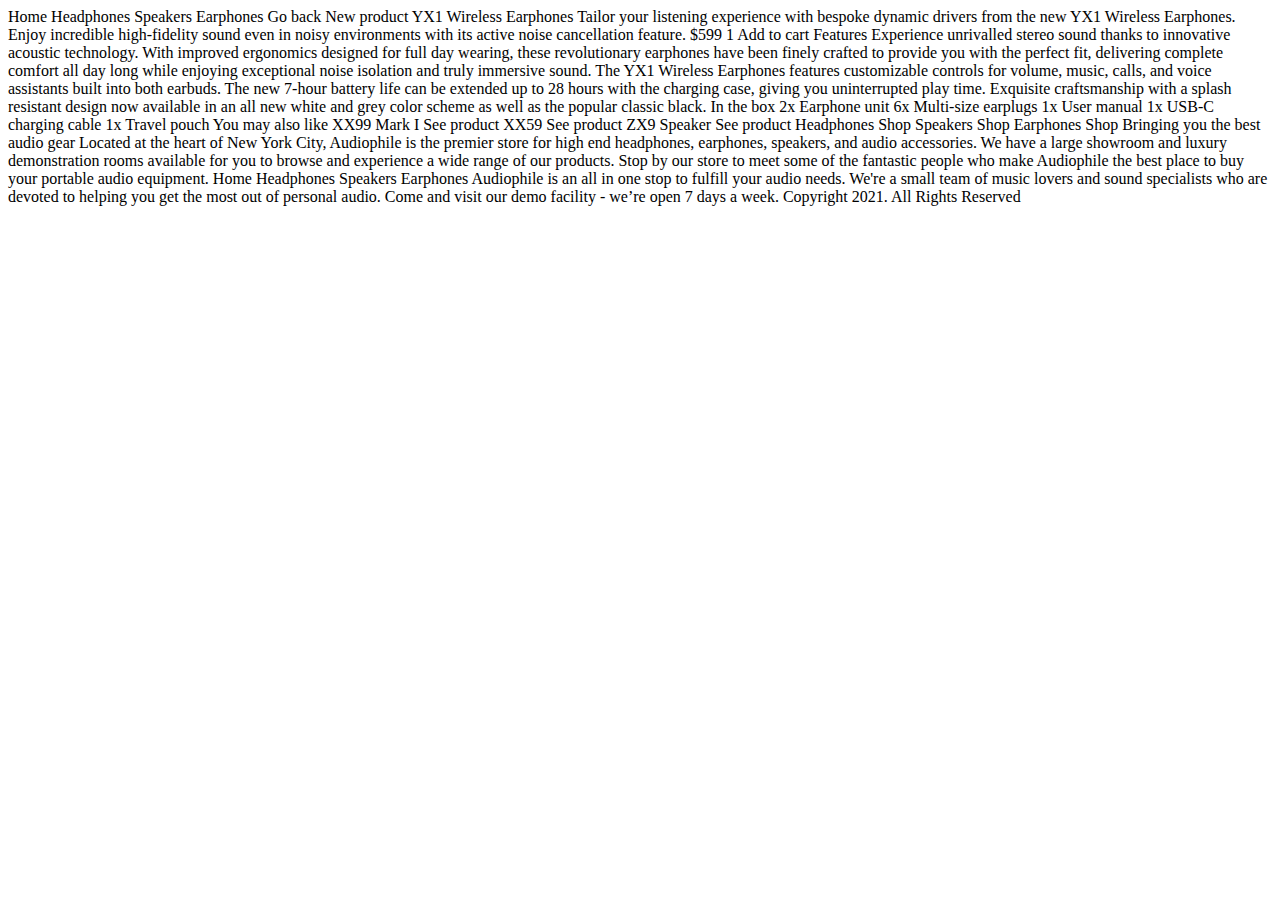
<file: product-earphones.html>
<!DOCTYPE html>
<html lang="en">

<head>
  <meta charset="UTF-8">
  <meta name="viewport" content="width=device-width, initial-scale=1.0">

  <link rel="icon" type="image/png" sizes="32x32" href="./assets/favicon-32x32.png">

  <title>Frontend Mentor | Audiophile e-commerce website</title>
</head>

<body>
  Home
  Headphones
  Speakers
  Earphones

  Go back

  New product

  YX1 Wireless Earphones
  Tailor your listening experience with bespoke dynamic drivers from the new YX1 Wireless Earphones. 
  Enjoy incredible high-fidelity sound even in noisy environments with its active noise cancellation feature.

  $599
  1
  Add to cart

  Features

  Experience unrivalled stereo sound thanks to innovative acoustic technology. With improved ergonomics 
  designed for full day wearing, these revolutionary earphones have been finely crafted to provide you with 
  the perfect fit, delivering complete comfort all day long while enjoying exceptional noise isolation and 
  truly immersive sound.

  The YX1 Wireless Earphones features customizable controls for volume, music, calls, and voice assistants 
  built into both earbuds. The new 7-hour battery life can be extended up to 28 hours with the charging case, 
  giving you uninterrupted play time. Exquisite craftsmanship with a splash resistant design now available in 
  an all new white and grey color scheme as well as the popular classic black.

  In the box

  2x Earphone unit
  6x Multi-size earplugs
  1x User manual
  1x USB-C charging cable
  1x Travel pouch

  You may also like
  
  XX99 Mark I
  See product
  
  XX59
  See product

  ZX9 Speaker
  See product
  
  Headphones
  Shop
  
  Speakers
  Shop
  
  Earphones
  Shop

  Bringing you the best audio gear
  Located at the heart of New York City, Audiophile is the premier store for high end headphones,
  earphones, speakers, and audio accessories. We have a large showroom and luxury demonstration
  rooms available for you to browse and experience a wide range of our products. Stop by our store
  to meet some of the fantastic people who make Audiophile the best place to buy your portable
  audio equipment.

  Home
  Headphones
  Speakers
  Earphones

  Audiophile is an all in one stop to fulfill your audio needs. We're a small team of music lovers
  and sound specialists who are devoted to helping you get the most out of personal audio. Come and
  visit our demo facility - we’re open 7 days a week.

  Copyright 2021. All Rights Reserved
</body>

</html>
</file>
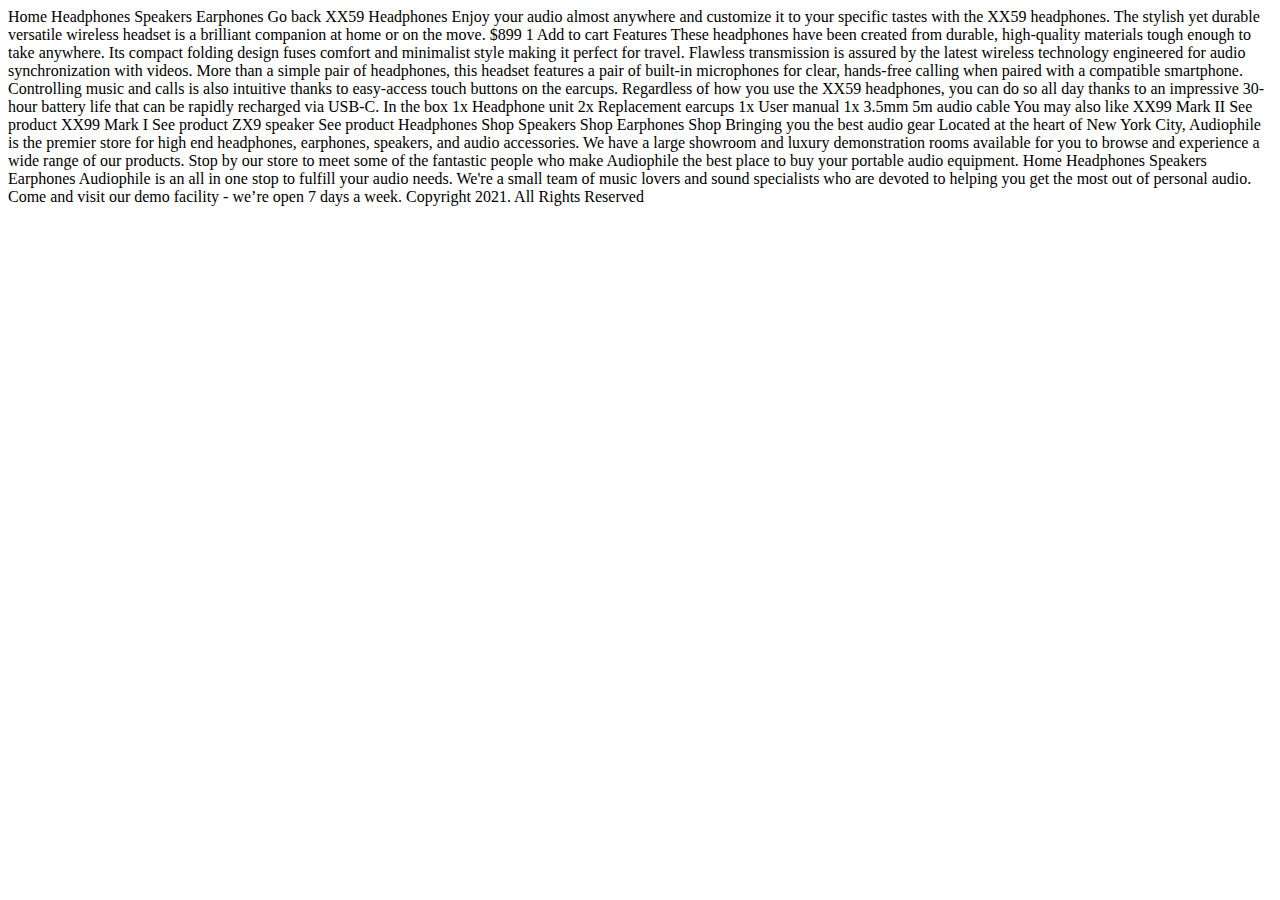
<file: product-xx59-headphones.html>
<!DOCTYPE html>
<html lang="en">

<head>
  <meta charset="UTF-8">
  <meta name="viewport" content="width=device-width, initial-scale=1.0">

  <link rel="icon" type="image/png" sizes="32x32" href="./assets/favicon-32x32.png">

  <title>Frontend Mentor | Audiophile e-commerce website</title>
</head>

<body>
  Home
  Headphones
  Speakers
  Earphones

  Go back

  XX59 Headphones
  Enjoy your audio almost anywhere and customize it to your specific tastes with the XX59 headphones. 
  The stylish yet durable versatile wireless headset is a brilliant companion at home or on the move.

  $899
  1
  Add to cart

  Features
  These headphones have been created from durable, high-quality materials tough enough to take anywhere. Its compact
  folding design fuses comfort and minimalist style making it perfect for travel. Flawless transmission is assured by the
  latest wireless technology engineered for audio synchronization with videos.

  More than a simple pair of headphones, this headset features a pair of built-in microphones for clear, hands-free
  calling when paired with a compatible smartphone. Controlling music and calls is also intuitive thanks to easy-access
  touch buttons on the earcups. Regardless of how you use the XX59 headphones, you can do so all day thanks to an
  impressive 30-hour battery life that can be rapidly recharged via USB-C.

  In the box
  
  1x Headphone unit
  2x Replacement earcups
  1x User manual
  1x 3.5mm 5m audio cable
  
  You may also like
  
  XX99 Mark II
  See product
  
  XX99 Mark I
  See product
  
  ZX9 speaker
  See product

  Headphones
  Shop
  
  Speakers
  Shop
  
  Earphones
  Shop

  Bringing you the best audio gear
  Located at the heart of New York City, Audiophile is the premier store for high end headphones,
  earphones, speakers, and audio accessories. We have a large showroom and luxury demonstration
  rooms available for you to browse and experience a wide range of our products. Stop by our store
  to meet some of the fantastic people who make Audiophile the best place to buy your portable
  audio equipment.

  Home
  Headphones
  Speakers
  Earphones

  Audiophile is an all in one stop to fulfill your audio needs. We're a small team of music lovers
  and sound specialists who are devoted to helping you get the most out of personal audio. Come and
  visit our demo facility - we’re open 7 days a week.

  Copyright 2021. All Rights Reserved
</body>

</html>
</file>
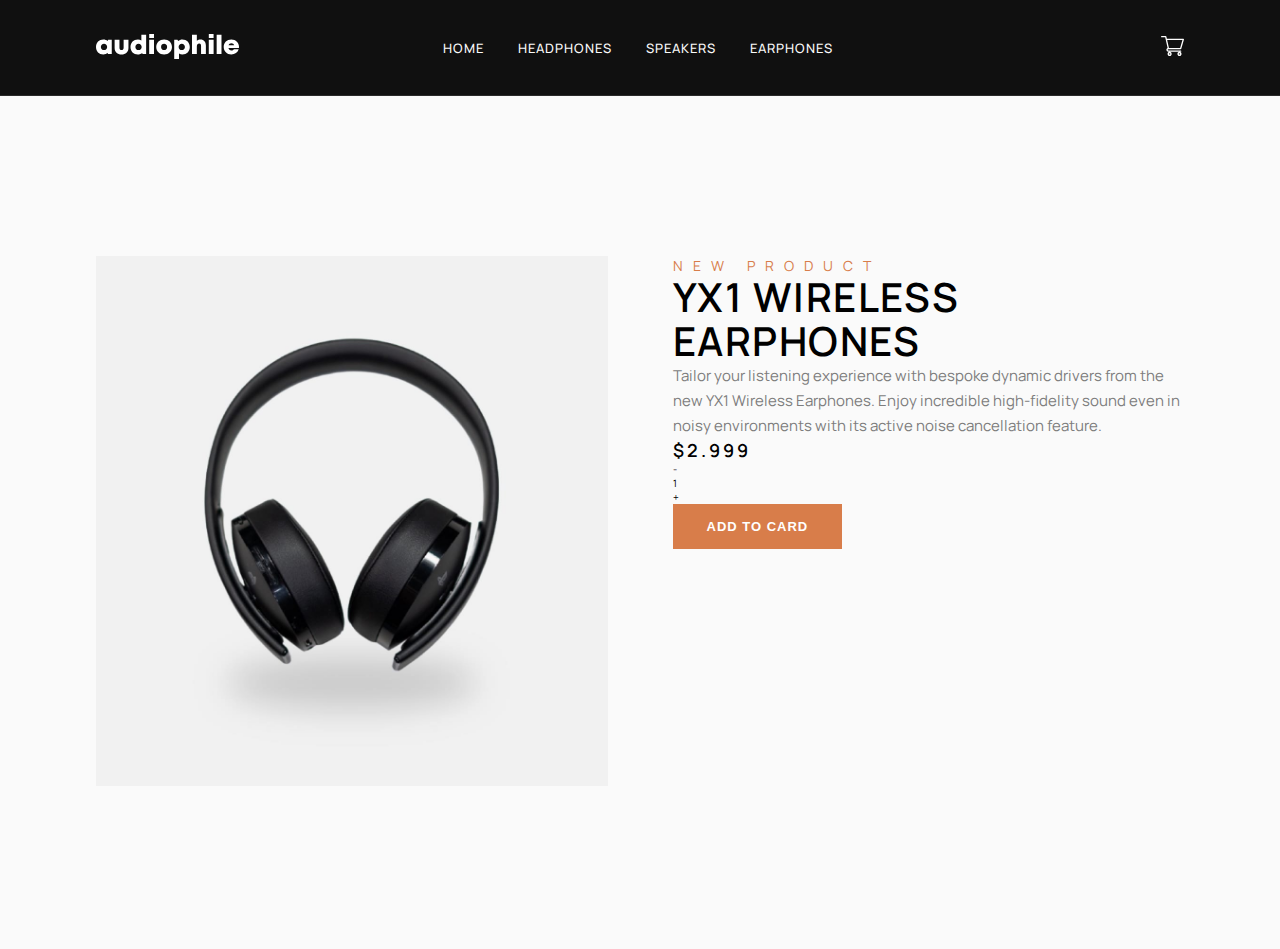
<file: product-xx99-mark-two-headphones.html>
<!DOCTYPE html>
<html lang="en">
	<head>
		<meta charset="UTF-8" />
		<meta name="viewport" content="width=device-width, initial-scale=1.0" />

		<link
			rel="icon"
			type="image/png"
			sizes="32x32"
			href="./assets/favicon-32x32.png"
		/>
		<link rel="preconnect" href="https://fonts.googleapis.com" />
		<link rel="preconnect" href="https://fonts.gstatic.com" crossorigin />
		<link
			href="https://fonts.googleapis.com/css2?family=Manrope:wght@400;500;700&display=swap"
			rel="stylesheet"
		/>
		<link rel="stylesheet" href="css/main.css" />

		<title>Frontend Mentor | Audiophile e-commerce website</title>
	</head>

	<body>
		<div class="header-background">
			<header class="header container">
				<div class="logo-box">
					<img
						src="assets/shared/desktop/logo.svg"
						alt="logo"
						class="logo"
					/>
				</div>
				<nav class="nav">
					<ul class="nav__list margin-right--medium">
						<li class="nav__item">
							<a href="index.html" class="nav__link">home</a>
						</li>
						<li class="nav__item">
							<a href="headphones.html" class="nav__link"
								>headphones</a
							>
						</li>
						<li class="nav__item">
							<a href="speakers.html" class="nav__link"
								>speakers</a
							>
						</li>
						<li class="nav__item">
							<a href="earphones.html" class="nav__link"
								>earphones</a
							>
						</li>
					</ul>
				</nav>
				<div class="cart-icon-box">
					<img
						src="assets/shared/desktop/icon-cart.svg"
						alt="cart-icon"
						class="cart-icon"
					/>
				</div>
			</header>
		</div>
		<section class="section-product-detail container">
			<div class="product-row">
				<picture class="product-img">
					<source
						srcset="
							/assets/product-xx99-mark-two-headphones/tablet/image-product.jpg
						"
						media="(max-width: 48em)"
					/>
					<img
						src="/assets/product-xx99-mark-two-headphones/desktop/image-product.jpg"
						alt="xx99-img"
					/>
				</picture>
				<div class="details-box">
					<p class="overline color-orange">New product</p>
					<h2 class="heading-2">YX1 wireless earphones</h2>
					<p class="paragraph color--grey">
						Tailor your listening experience with bespoke dynamic
						drivers from the new YX1 Wireless Earphones. Enjoy
						incredible high-fidelity sound even in noisy
						environments with its active noise cancellation feature.
					</p>
					<h6 class="heading-6 product-price">$2.999</h6>
					<div class="counter-btn-box">
						<div class="counter">
							<div class="counter-btn counter-btn--minus">-</div>
							<div class="counter-amount">1</div>
							<div class="counter-btn counter-btn--plus">+</div>
						</div>
						<button class="btn btn--1 button">add to card</button>
					</div>
				</div>
			</div>
			<div class="features-row">
				<div class="features"></div>
				<div class="in-the-box"></div>
			</div>
			<div class="gallery-row"></div>
		</section>
	</body>
</html>
<!-- Home Headphones Speakers Earphones Go back XX99 Mark I Headphones As the
gold standard for headphones, the classic XX99 Mark I offers detailed
and accurate audio reproduction for audiophiles, mixing engineers, and
music aficionados alike in studios and on the go. $1,750 1 Add to cart
Features As the headphones all others are measured against, the XX99
Mark I demonstrates over five decades of audio expertise, redefining the
critical listening experience. This pair of closed-back headphones are
made of industrial, aerospace-grade materials to emphasize durability at
a relatively light weight of 11 oz. From the handcrafted microfiber ear
cushions to the robust metal headband with inner damping element, the
components work together to deliver comfort and uncompromising sound.
Its closed-back design delivers up to 27 dB of passive noise
cancellation, reducing resonance by reflecting sound to a dedicated
absorber. For connectivity, a specially tuned cable is included with a
balanced gold connector. In the box 1x Headphone unit 2x Replacement
earcups 1x User manual 1x 3.5mm 5m audio cable You may also like XX99
Mark II See product XX59 See product ZX9 speaker See product Headphones
Shop Speakers Shop Earphones Shop Bringing you the best audio gear
Located at the heart of New York City, Audiophile is the premier store
for high end headphones, earphones, speakers, and audio accessories. We
have a large showroom and luxury demonstration rooms available for you
to browse and experience a wide range of our products. Stop by our store
to meet some of the fantastic people who make Audiophile the best place
to buy your portable audio equipment. Home Headphones Speakers Earphones
Audiophile is an all in one stop to fulfill your audio needs. We're a
small team of music lovers and sound specialists who are devoted to
helping you get the most out of personal audio. Come and visit our demo
facility - we’re open 7 days a week. Copyright 2021. All Rights Reserved -->
</file>
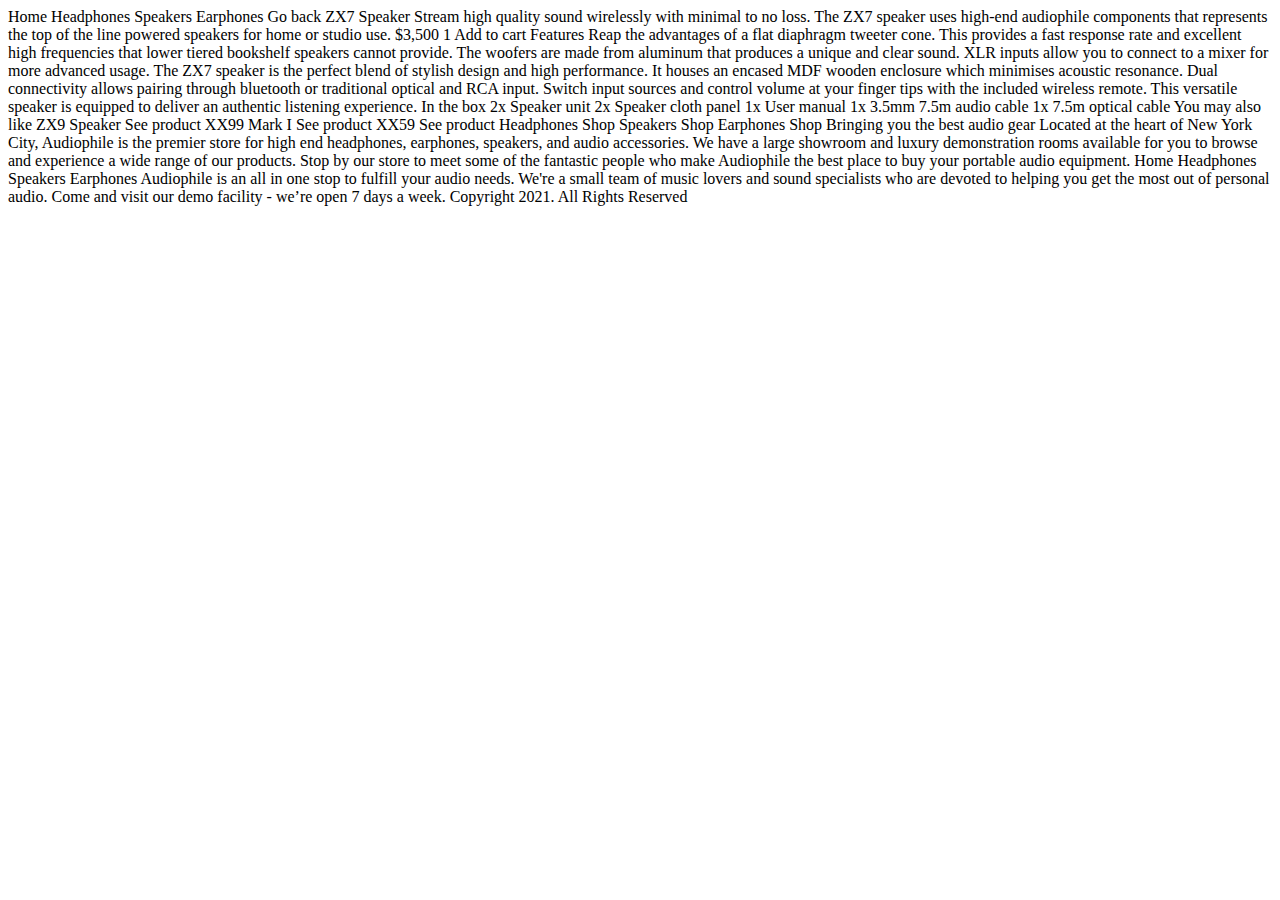
<file: product-zx7-speaker.html>
<!DOCTYPE html>
<html lang="en">

<head>
  <meta charset="UTF-8">
  <meta name="viewport" content="width=device-width, initial-scale=1.0">

  <link rel="icon" type="image/png" sizes="32x32" href="./assets/favicon-32x32.png">

  <title>Frontend Mentor | Audiophile e-commerce website</title>
</head>

<body>
  Home
  Headphones
  Speakers
  Earphones

  Go back

  ZX7 Speaker
  Stream high quality sound wirelessly with minimal to no loss. The ZX7 speaker uses high-end 
  audiophile components that represents the top of the line powered speakers for home or studio use.
  
  $3,500
  1
  Add to cart
  
  Features
  Reap the advantages of a flat diaphragm tweeter cone. This provides a fast response rate and 
  excellent high frequencies that lower tiered bookshelf speakers cannot provide. The woofers are made 
  from aluminum that produces a unique and clear sound. XLR inputs allow you to connect to a mixer for 
  more advanced usage.
  
  The ZX7 speaker is the perfect blend of stylish design and high performance. It houses an encased MDF 
  wooden enclosure which minimises acoustic resonance. Dual connectivity allows pairing through bluetooth 
  or traditional optical and RCA input. Switch input sources and control volume at your finger tips with 
  the included wireless remote. This versatile speaker is equipped to deliver an authentic listening experience.
  
  In the box
  
  2x Speaker unit
  2x Speaker cloth panel
  1x User manual
  1x 3.5mm 7.5m audio cable
  1x 7.5m optical cable
  
  You may also like
  
  ZX9 Speaker
  See product
  
  XX99 Mark I
  See product
  
  XX59
  See product
  
  Headphones
  Shop
  
  Speakers
  Shop
  
  Earphones
  Shop

  Bringing you the best audio gear
  Located at the heart of New York City, Audiophile is the premier store for high end headphones,
  earphones, speakers, and audio accessories. We have a large showroom and luxury demonstration
  rooms available for you to browse and experience a wide range of our products. Stop by our store
  to meet some of the fantastic people who make Audiophile the best place to buy your portable
  audio equipment.

  Home
  Headphones
  Speakers
  Earphones

  Audiophile is an all in one stop to fulfill your audio needs. We're a small team of music lovers
  and sound specialists who are devoted to helping you get the most out of personal audio. Come and
  visit our demo facility - we’re open 7 days a week.

  Copyright 2021. All Rights Reserved
</body>

</html>
</file>
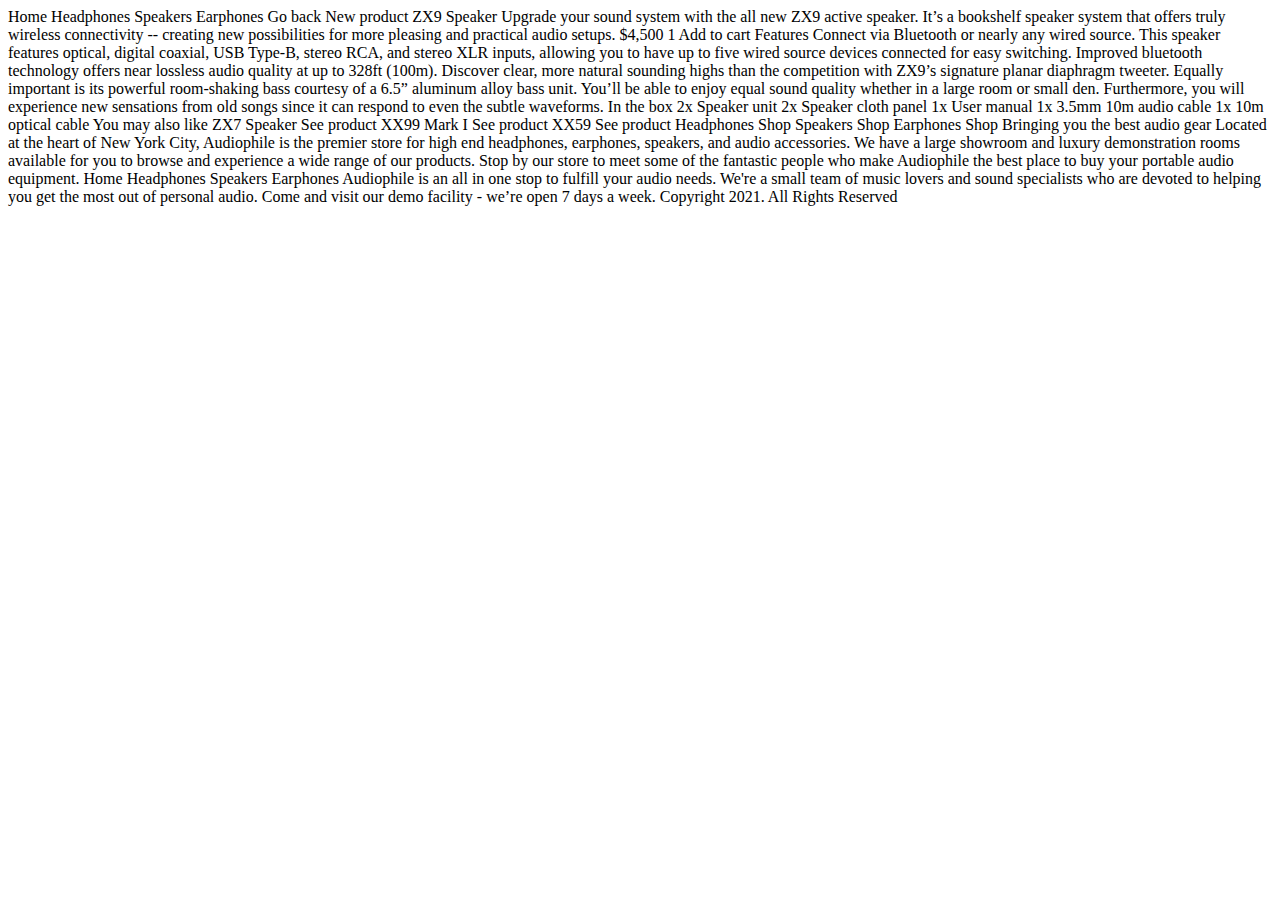
<file: product-zx9-speaker.html>
<!DOCTYPE html>
<html lang="en">

<head>
  <meta charset="UTF-8">
  <meta name="viewport" content="width=device-width, initial-scale=1.0">

  <link rel="icon" type="image/png" sizes="32x32" href="./assets/favicon-32x32.png">

  <title>Frontend Mentor | Audiophile e-commerce website</title>
</head>

<body>
  Home
  Headphones
  Speakers
  Earphones

  Go back
  
  New product

  ZX9 Speaker
  Upgrade your sound system with the all new ZX9 active speaker. It’s a bookshelf speaker 
  system that offers truly wireless connectivity -- creating new possibilities for more 
  pleasing and practical audio setups.
  
  $4,500
  1
  Add to cart

  Features
  Connect via Bluetooth or nearly any wired source. This speaker features optical, digital coaxial, 
  USB Type-B, stereo RCA, and stereo XLR inputs, allowing you to have up to five wired source devices 
  connected for easy switching. Improved bluetooth technology offers near lossless audio quality at 
  up to 328ft (100m).

  Discover clear, more natural sounding highs than the competition with ZX9’s signature planar diaphragm 
  tweeter. Equally important is its powerful room-shaking bass courtesy of a 6.5” aluminum alloy bass 
  unit. You’ll be able to enjoy equal sound quality whether in a large room or small den. Furthermore, you 
  will experience new sensations from old songs since it can respond to even the subtle waveforms.

  In the box
  
  2x Speaker unit
  2x Speaker cloth panel
  1x User manual
  1x 3.5mm 10m audio cable
  1x 10m optical cable
  
  You may also like
  
  ZX7 Speaker
  See product
  
  XX99 Mark I
  See product
  
  XX59
  See product
  
  Headphones
  Shop
  
  Speakers
  Shop
  
  Earphones
  Shop

  Bringing you the best audio gear
  Located at the heart of New York City, Audiophile is the premier store for high end headphones,
  earphones, speakers, and audio accessories. We have a large showroom and luxury demonstration
  rooms available for you to browse and experience a wide range of our products. Stop by our store
  to meet some of the fantastic people who make Audiophile the best place to buy your portable
  audio equipment.

  Home
  Headphones
  Speakers
  Earphones

  Audiophile is an all in one stop to fulfill your audio needs. We're a small team of music lovers
  and sound specialists who are devoted to helping you get the most out of personal audio. Come and
  visit our demo facility - we’re open 7 days a week.

  Copyright 2021. All Rights Reserved
</body>

</html>
</file>
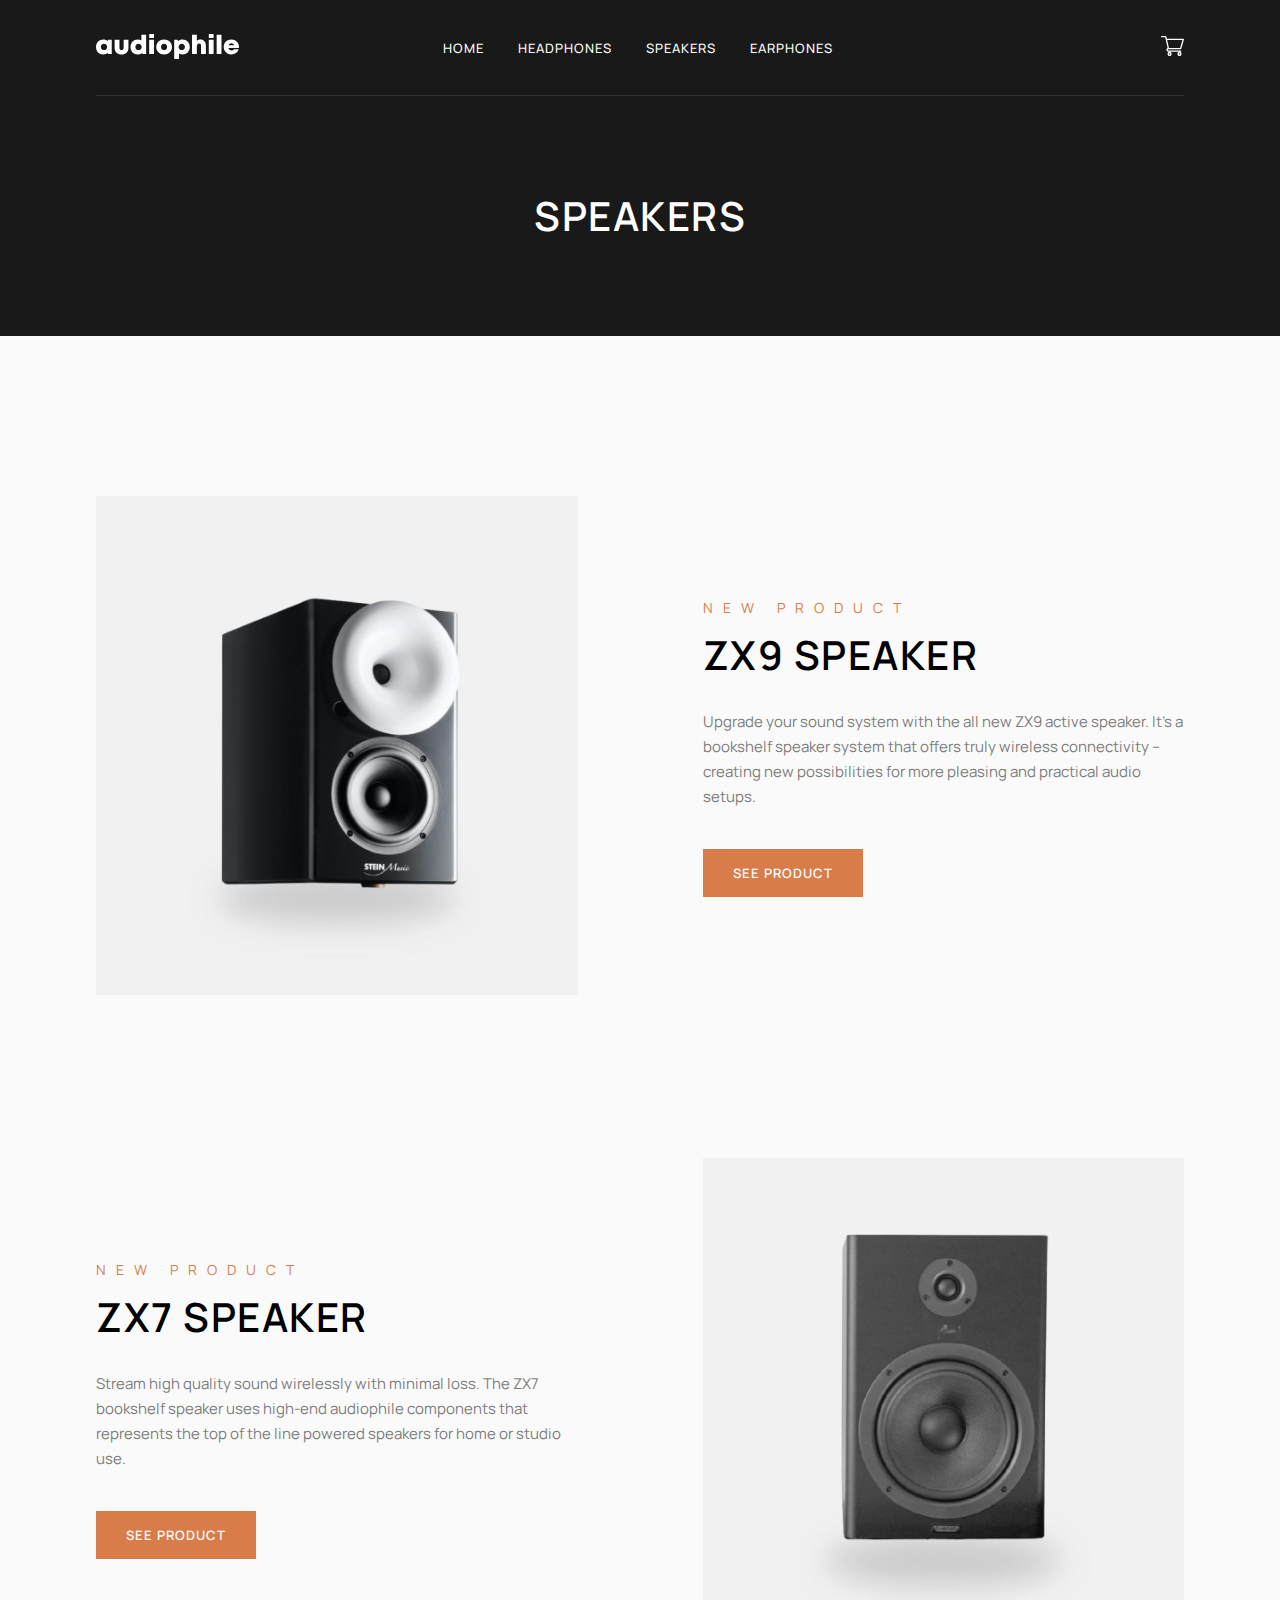
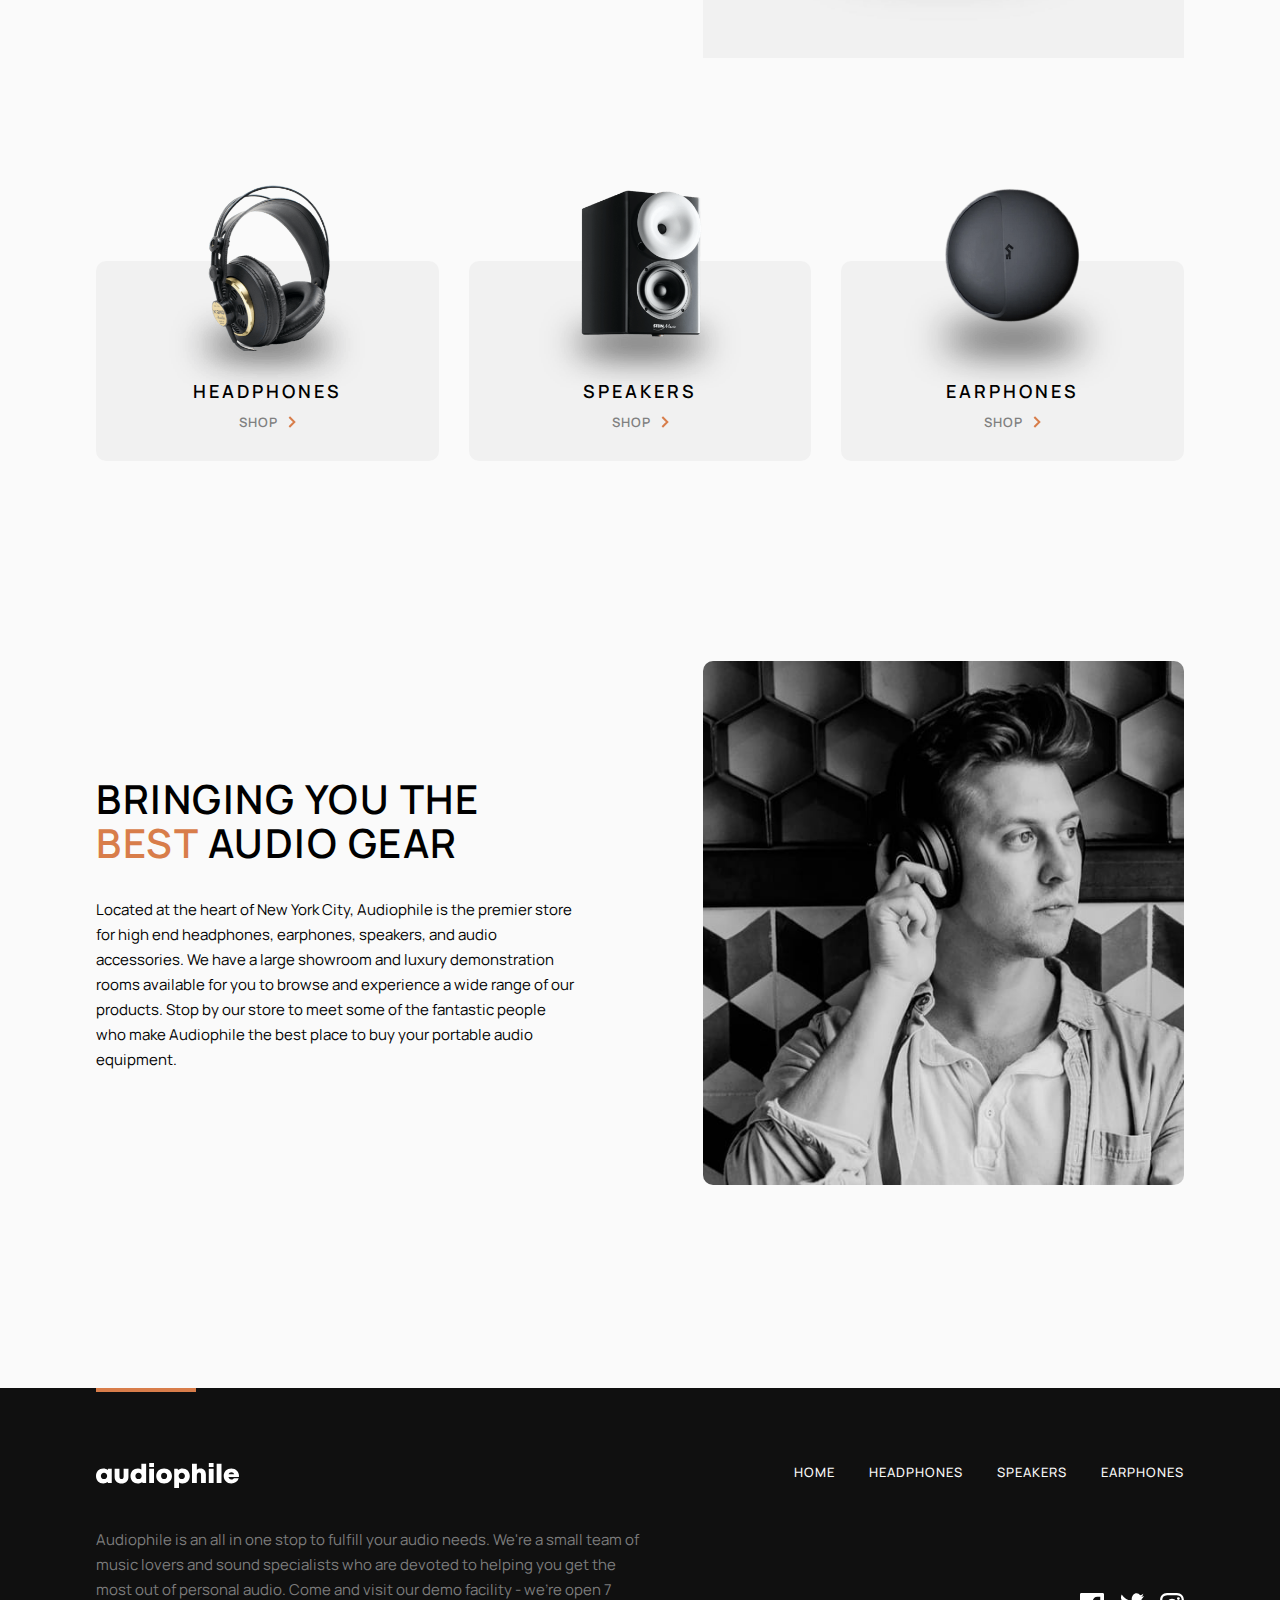
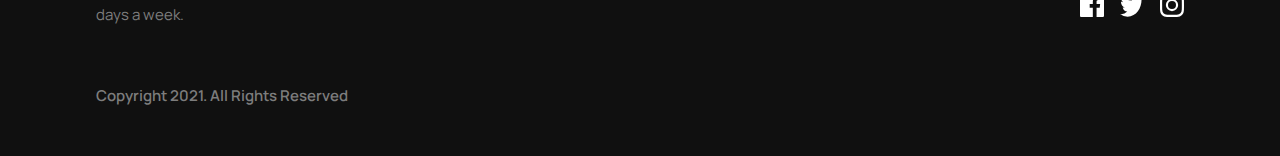
<file: speakers.html>
<!DOCTYPE html>
<html lang="en">
	<head>
		<meta charset="UTF-8" />
		<meta name="viewport" content="width=device-width, initial-scale=1.0" />

		<link
			rel="icon"
			type="image/png"
			sizes="32x32"
			href="./assets/favicon-32x32.png"
		/>
		<link rel="preconnect" href="https://fonts.googleapis.com" />
		<link rel="preconnect" href="https://fonts.gstatic.com" crossorigin />
		<link
			href="https://fonts.googleapis.com/css2?family=Manrope:wght@400;500;700&display=swap"
			rel="stylesheet"
		/>
		<link rel="stylesheet" href="css/main.css" />

		<title>Frontend Mentor | Audiophile e-commerce website</title>
	</head>

	<body>
		<section class="section-category">
			<div class="container">
				<header class="header">
					<div class="logo-box">
						<img
							src="assets/shared/desktop/logo.svg"
							alt="logo"
							class="logo"
						/>
					</div>
					<nav class="nav">
						<ul class="nav__list margin-right--medium">
							<li class="nav__item">
								<a href="index.html" class="nav__link">home</a>
							</li>
							<li class="nav__item">
								<a href="headphones.html" class="nav__link"
									>headphones</a
								>
							</li>
							<li class="nav__item">
								<a href="speakers.html" class="nav__link"
									>speakers</a
								>
							</li>
							<li class="nav__item">
								<a href="earphones.html" class="nav__link"
									>earphones</a
								>
							</li>
						</ul>
					</nav>
					<div class="cart-icon-box">
						<img
							src="assets/shared/desktop/icon-cart.svg"
							alt="cart-icon"
							class="cart-icon"
						/>
					</div>
				</header>
				<h2 class="heading-2">Speakers</h2>
			</div>
		</section>
		<section class="category-grid container">
			<picture class="image-box">
				<source
					srcset="
						/assets/product-zx9-speaker/tablet/image-product.jpg
					"
					media="(max-width: 48em)"
				/>
				<img
					srcset="
						/assets/product-zx9-speaker/desktop/image-product.jpg
					"
					alt="speaker-img"
				/>
			</picture>
			<div class="product-info">
				<p class="overline color-orange">New product</p>
				<h2 class="heading-2">ZX9 speaker</h2>
				<p class="paragraph color--grey">
					Upgrade your sound system with the all new ZX9 active
					speaker. It’s a bookshelf speaker system that offers truly
					wireless connectivity -- creating new possibilities for more
					pleasing and practical audio setups.
				</p>
				<a href="product-zx9-speaker.html" class="btn btn--1"
					>see product</a
				>
			</div>
			<div class="product-info">
				<p class="overline color-orange">New product</p>
				<h2 class="heading-2">zx7 speaker</h2>
				<p class="paragraph color--grey">
					Stream high quality sound wirelessly with minimal loss. The
					ZX7 bookshelf speaker uses high-end audiophile components
					that represents the top of the line powered speakers for
					home or studio use.
				</p>
				<a href="product-zx7-speaker.html" class="btn btn--1"
					>see product</a
				>
			</div>
			<picture class="image-box">
				<source
					srcset="
						/assets/product-zx7-speaker/tablet/image-product.jpg
					"
					media="(max-width: 48em)"
				/>
				<img
					srcset="
						/assets/product-zx7-speaker/desktop/image-product.jpg
					"
					alt="speaker-img"
				/>
			</picture>
		</section>
		<section class="section-categories container">
			<div class="category-box">
				<img
					src="assets/shared/desktop/image-category-thumbnail-headphones.png"
					alt="headphones"
					class="category-img"
				/>
				<div class="category-text">
					<h6 class="heading-6">headphones</h6>
					<a href="headphones.html" class="btn btn--shop"
						>shop<img
							src="assets/shared/desktop/icon-arrow-right.svg"
							alt="btn-arrow"
					/></a>
				</div>
			</div>
			<div class="category-box">
				<img
					src="assets/shared/desktop/image-category-thumbnail-speakers.png"
					alt="speakers"
					class="category-img"
				/>
				<div class="category-text">
					<h6 class="heading-6">speakers</h6>
					<a href="speakers.html" class="btn btn--shop"
						>shop<img
							src="assets/shared/desktop/icon-arrow-right.svg"
							alt="btn-arrow"
					/></a>
				</div>
			</div>
			<div class="category-box">
				<img
					src="assets/shared/desktop/image-category-thumbnail-earphones.png"
					alt="earphones"
					class="category-img"
				/>
				<div class="category-text">
					<h6 class="heading-6">earphones</h6>
					<a href="earphones.html" class="btn btn--shop"
						>shop<img
							src="assets/shared/desktop/icon-arrow-right.svg"
							alt="btn-arrow"
					/></a>
				</div>
			</div>
		</section>
		<section class="section-location container">
			<div class="location-textbox">
				<h2 class="heading-2">
					Bringing you the
					<span class="color-orange">best</span> audio gear
				</h2>
				<p class="paragraph">
					Located at the heart of New York City, Audiophile is the
					premier store for high end headphones, earphones, speakers,
					and audio accessories. We have a large showroom and luxury
					demonstration rooms available for you to browse and
					experience a wide range of our products. Stop by our store
					to meet some of the fantastic people who make Audiophile the
					best place to buy your portable audio equipment.
				</p>
			</div>
			<picture class="location-image">
				<source
					srcset="/assets/shared/tablet/image-best-gear.jpg"
					media="(max-width: 48em)"
				/>
				<img
					srcset="/assets/shared/desktop/image-best-gear.jpg"
					alt="image-best-gear"
				/>
			</picture>
		</section>
		<footer class="footer">
			<div class="logo-box">
				<img
					src="assets/shared/desktop/logo.svg"
					alt="logo"
					class="logo"
				/>
			</div>
			<nav class="footer-nav">
				<ul class="footer-nav__list">
					<li class="footer-nav__item">
						<a href="index.html" class="footer-nav__link">home</a>
					</li>
					<li class="footer-nav__item">
						<a href="headphones.html" class="footer-nav__link"
							>headphones</a
						>
					</li>
					<li class="footer-nav__item">
						<a href="speakers.html" class="footer-nav__link"
							>speakers</a
						>
					</li>
					<li class="footer-nav__item">
						<a href="earphones.html" class="footer-nav__link"
							>earphones</a
						>
					</li>
				</ul>
			</nav>
			<p class="about paragraph color--grey">
				Audiophile is an all in one stop to fulfill your audio needs.
				We're a small team of music lovers and sound specialists who are
				devoted to helping you get the most out of personal audio. Come
				and visit our demo facility - we’re open 7 days a week.
			</p>
			<p class="copyright paragraph color--grey bold">
				Copyright 2021. All Rights Reserved
			</p>
			<div class="media-box">
				<img
					src="assets/shared/desktop/icon-facebook.svg"
					alt="facebook-icon"
				/><img
					src="assets/shared/desktop/icon-twitter.svg"
					alt="twitter-icon"
				/><img
					src="assets/shared/desktop/icon-instagram.svg"
					alt="instagram-icon"
				/>
			</div>
		</footer>
	</body>
</html>
</file>
<file: css/main.css>
:root {
  --color-light-grey: #fafafa;
  --color-grey: #f1f1f1;
  --color-raw-sienna: #d87d4a;
  --color-tacao: #fbaf85;
  --color-black: #101010;
  --color-black-background: #000000e6;
  --color-grey-border: #96969633;
  --color-white-50: rgb(125, 125, 125);
  --color-white-75: rgba(255, 255, 255, 0.75);
  --color-grey-button: #4c4c4c;
}

*,
*::before,
*::after {
  margin: 0;
  padding: 0;
  box-sizing: inherit;
}

html {
  box-sizing: border-box;
  font-family: "manrope", sans-serif;
  font-size: 62.5%;
}

body {
  background-color: var(--color-light-grey);
}

[class*=heading] {
  text-transform: uppercase;
}

.heading-1 {
  font-size: 5.6rem;
  font-weight: 600;
  letter-spacing: 2px;
  line-height: 5.8rem;
  color: var(--color-light-grey);
}

.heading-2 {
  font-size: 4rem;
  font-weight: 600;
  letter-spacing: 1.5px;
  line-height: 4.4rem;
}

.heading-4 {
  font-size: 2.8rem;
  font-weight: 600;
  letter-spacing: 1.15px;
  line-height: 3.6rem;
}

.heading-6 {
  font-size: 1.8rem;
  font-weight: 600;
  letter-spacing: 3px;
  line-height: 2.4rem;
}

.overline {
  font-size: 1.4rem;
  font-weight: 400;
  letter-spacing: 10px;
  line-height: 1.9rem;
  text-transform: uppercase;
  color: var(--color-white-50);
}

.paragraph {
  font-size: 1.5rem;
  font-weight: 400;
  line-height: 2.5rem;
}

.subtitle {
  font-size: 1.3rem;
  font-weight: 600;
  letter-spacing: 1px;
  line-height: 25px;
  text-transform: uppercase;
}

.color--white {
  color: var(--color-white-75);
}

.color--grey {
  color: var(--color-white-50);
}

.color-orange {
  color: var(--color-raw-sienna);
}

.bold {
  font-weight: 600;
}

.container {
  max-width: 136rem;
  margin: 0 auto;
  padding: 0 9.6rem;
}

.margin-right--big {
  margin-right: 20rem;
}

.margin-right--medium {
  margin-right: 12.5rem;
}

.header-background {
  background-color: var(--color-black);
}

.btn {
  display: inline-block;
  font-size: 1.3rem;
  font-weight: 600;
  letter-spacing: 1px;
  text-decoration: none;
  text-transform: uppercase;
  transition: all 0.2s;
}

.btn--1:link,
.btn--1:visited {
  padding: 1.5rem 3rem;
  background-color: var(--color-raw-sienna);
  color: var(--color-light-grey);
}
.btn--1:link:hover,
.btn--1:visited:hover {
  background-color: var(--color-tacao);
}

.btn--2:link,
.btn--2:visited {
  color: var(--color-black);
  padding: 1.5rem 3rem;
  border: 1px solid black;
}

.btn--2:hover,
.btn--2:active {
  color: white;
  background-color: var(--color-black);
  border: 1px solid transparent;
}

.btn--3:link,
.btn--3:visited {
  color: var(--color-light-grey);
  background-color: var(--color-black);
  padding: 1.5rem 3rem;
}

.btn--3:hover,
.btn--3:active {
  background-color: var(--color-grey-button);
}

.btn--shop:link,
.btn--shop:visited {
  color: grey;
  font-weight: 600;
  display: flex;
  align-items: center;
}
.btn--shop:link img,
.btn--shop:visited img {
  margin-left: 1rem;
}

.btn--shop:hover,
.btn--shop:active {
  color: var(--color-raw-sienna);
}

.button {
  background-color: var(--color-raw-sienna);
  border: none;
  color: white;
  padding: 1.5rem 3.4rem;
}

.section-categories {
  margin: 20rem auto 15rem auto;
  display: flex;
  justify-content: center;
  gap: 3rem;
}
.section-categories .category-box {
  position: relative;
  width: 100%;
}
.section-categories .category-box:hover .category-img {
  scale: 1.05;
}
.section-categories .category-box .category-img {
  position: absolute;
  height: 110%;
  left: 50%;
  translate: -50% -35%;
  transition: all 0.3s;
}
.section-categories .category-box .category-text {
  background-color: var(--color-grey);
  border-radius: 1rem;
  height: 20rem;
  width: 100%;
  display: flex;
  flex-direction: column;
  align-items: center;
  justify-content: flex-end;
  padding-bottom: 3rem;
  gap: 1rem;
}

.section-category {
  background-color: var(--color-black-background);
}
.section-category .heading-2 {
  color: white;
  padding: 9.8rem 0;
  text-align: center;
}

.category-grid {
  margin-block: 16rem;
  display: grid;
  grid-template-columns: repeat(2, 1fr);
  row-gap: 16rem;
  -moz-column-gap: 12.5rem;
       column-gap: 12.5rem;
  align-items: center;
}
.category-grid .product-info {
  flex: 1;
  display: flex;
  flex-direction: column;
  align-items: flex-start;
}
.category-grid .product-info .overline {
  margin-bottom: 1.6rem;
}
.category-grid .product-info .heading-2 {
  margin-bottom: 3.2rem;
}
.category-grid .product-info .paragraph {
  margin-bottom: 4rem;
}
.category-grid .yx1-img {
  background: url(/assets/product-yx1-earphones/desktop/image-product.jpg);
}
.category-grid .image-box {
  flex: 1;
}
.category-grid .image-box img {
  width: 100%;
}

.footer {
  background-color: var(--color-black);
  padding: 7.5rem 9.6rem 4.8rem 9.6rem;
  display: grid;
  grid-template-columns: 1fr 1fr;
  grid-template-rows: 1fr -webkit-max-content -webkit-max-content;
  grid-template-rows: 1fr max-content max-content;
  position: relative;
}
.footer::after {
  content: "";
  position: absolute;
  height: 4px;
  width: 10rem;
  margin-left: 9.6rem;
  background-color: var(--color-raw-sienna);
}
.footer .logo-box {
  margin-bottom: 3.6rem;
  cursor: pointer;
}
.footer .footer-nav__list {
  justify-content: end;
}
.footer .about {
  margin-bottom: 5.6rem;
}
.footer .copyright {
  grid-column: 1;
}
.footer .media-box {
  display: flex;
  gap: 1.6rem;
  grid-row: 2;
  grid-column: 2;
  justify-self: end;
  align-self: center;
}
.footer .media-box > * {
  cursor: pointer;
}

.footer-nav__list {
  display: flex;
  list-style: none;
  gap: 3.4rem;
}
.footer-nav__link:link, .footer-nav__link:visited {
  text-decoration: none;
  text-transform: uppercase;
  font-weight: 500;
  font-size: 1.3rem;
  letter-spacing: 1px;
  color: var(--color-light-grey);
  transition: all 0.2s;
}
.footer-nav__link:hover, .footer-nav__link:active {
  color: var(--color-raw-sienna);
}

.header {
  display: flex;
  justify-content: space-between;
  align-items: center;
  height: 9.6rem;
  border-bottom: 1px solid var(--color-grey-border);
}
.header .logo {
  cursor: pointer;
}

.home-products-section {
  display: flex;
  flex-direction: column;
  gap: 4.8rem;
}
.home-products-section .ZX9speaker-box {
  background-color: var(--color-raw-sienna);
  height: 56rem;
  position: relative;
  overflow: hidden;
  border-radius: 1rem;
}
.home-products-section .ZX9speaker-box .circle-pattern {
  position: relative;
  right: 10rem;
  top: 0rem;
  width: 72.5%;
}
.home-products-section .ZX9speaker-box .ZX9-speaker-product {
  display: flex;
  position: absolute;
  top: 1rem;
  justify-content: space-evenly;
  align-items: center;
  width: 100%;
  height: 100%;
}
.home-products-section .ZX9speaker-box .ZX9-speaker-product .ZX9-speaker-img-home {
  width: 35rem;
  align-self: flex-end;
}
.home-products-section .ZX9speaker-box .ZX9-speaker-product .ZX9-speaker-textbox {
  width: 35rem;
  display: flex;
  flex-direction: column;
  align-items: flex-start;
  gap: 2.4rem;
}
.home-products-section .ZX9speaker-box .ZX9-speaker-product .ZX9-speaker-textbox .btn--3 {
  margin-top: 1.6rem;
}
.home-products-section .ZX7speaker-box {
  background: url(/assets/home/desktop/image-speaker-zx7.jpg);
  background-repeat: no-repeat;
  background-size: cover;
  background-position-x: right;
  height: 32rem;
  border-radius: 1rem;
}
.home-products-section .ZX7speaker-box .ZX7-speaker-textbox {
  display: flex;
  flex-direction: column;
  gap: 3.2rem;
  align-items: flex-start;
  position: relative;
  top: 50%;
  translate: 0 -50%;
  margin-left: 9.5rem;
}
.home-products-section .YX1earphones-box {
  display: flex;
  gap: 3rem;
  height: 32rem;
  width: 100%;
}
.home-products-section .YX1earphones-box > * {
  border-radius: 1rem;
}
.home-products-section .YX1earphones-box .YX1earphones-image {
  flex: 1;
  background: url(/assets/home/desktop/image-earphones-yx1.jpg);
  background-size: cover;
  background-position-x: center;
}
.home-products-section .YX1earphones-box .YX1earphones-textbox {
  flex: 1;
  background-color: var(--color-grey);
  display: flex;
  flex-direction: column;
  align-items: flex-start;
  justify-content: center;
  gap: 3.2rem;
}
.home-products-section .YX1earphones-box .YX1earphones-textbox > * {
  margin-left: 9.5rem;
}

.nav__list {
  display: flex;
  list-style: none;
  gap: 3.4rem;
}
.nav__link:link, .nav__link:visited {
  text-decoration: none;
  text-transform: uppercase;
  font-weight: 500;
  font-size: 1.3rem;
  letter-spacing: 1px;
  color: var(--color-light-grey);
  transition: all 0.2s;
}
.nav__link:hover, .nav__link:active {
  color: var(--color-raw-sienna);
}

.section-location {
  display: flex;
  height: -webkit-max-content;
  height: -moz-max-content;
  height: max-content;
  margin: 20rem auto;
  gap: 12.5rem;
  align-items: center;
}
.section-location .location-textbox {
  flex: 1;
  display: flex;
  flex-direction: column;
  gap: 3.2rem;
}
.section-location .location-image {
  flex: 1;
}
.section-location .location-image img {
  height: 100%;
  width: 100%;
  border-radius: 1rem;
}

.section-product-detail {
  margin-block: 16rem;
}
.section-product-detail .product-row {
  display: flex;
  gap: 6.5rem;
}
.section-product-detail .product-row .product-img {
  flex: 1;
}
.section-product-detail .product-row .product-img img {
  width: 100%;
}
.section-product-detail .product-row .details-box {
  flex: 1;
}

.hero {
  background-color: var(--color-black-background);
}
.hero__text-box {
  display: flex;
  flex-direction: column;
  width: -webkit-min-content;
  width: -moz-min-content;
  width: min-content;
  height: 85%;
  justify-content: center;
  align-items: flex-start;
  gap: 2.4rem;
}

.container__hero {
  background: url(../assets/home/desktop/image-hero.jpg);
  background-position: center 70%;
  height: min(100vh, 729px);
  display: flex;
  flex-direction: column;
}/*# sourceMappingURL=main.css.map */
</file>
